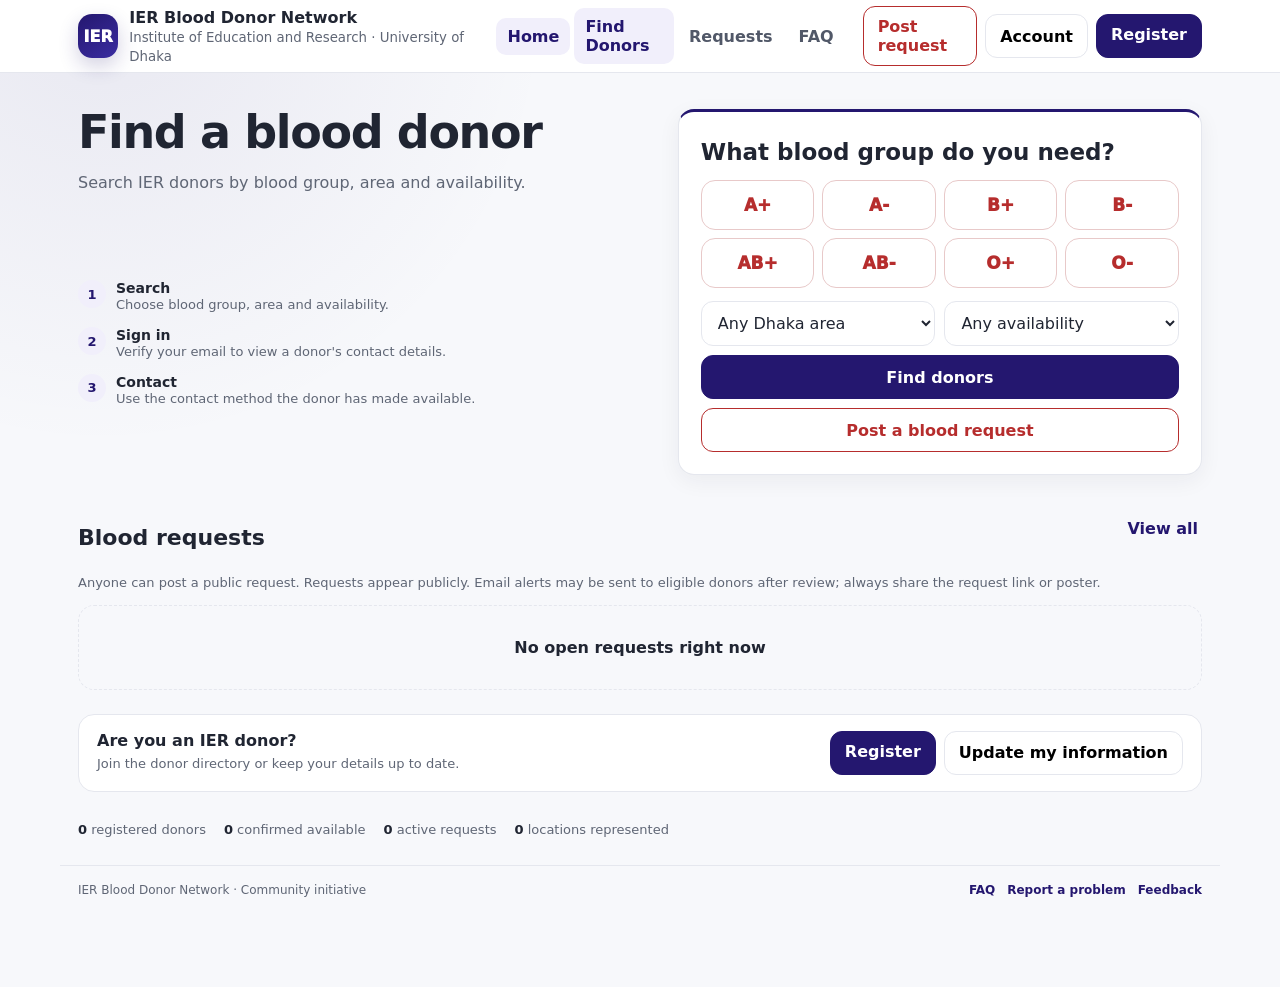
<file: index.html>
<!doctype html><html lang="en"><head>
<meta charset="utf-8">
<meta name="viewport" content="width=device-width,initial-scale=1">
<link rel="stylesheet" href="css/style.css?v=33">
<title>IER Blood Donor Network</title></head><body>

<header class="site-header">
  <div class="wrap nav">
    <a class="brand" href="index.html"><div class="logo">IER</div><div class="brand-copy"><b>IER Blood Donor Network</b><small>Institute of Education and Research · University of Dhaka</small></div></a>
    <div class="nav-links"><a class="active" href="index.html">Home</a><a class="nav-find" href="donors.html">Find Donors</a><a class="" href="requests.html">Requests</a><a class="" href="faq.html">FAQ</a></div>
    <div class="nav-actions">
      <a class="btn post-nav" href="requests.html#open">Post request</a>
      <button class="btn account-button" type="button" onclick="IER.openAccountPanel()">Account</button>
      <a class="btn primary register-nav" href="register.html">Register</a>
    </div>
  </div>
</header>

<main>
  <div class="hero"><div class="wrap hero-grid">
    <div class="hero-copy reveal"><h1>Find a blood donor</h1><p>Search IER donors by blood group, area and availability.</p></div>
    <div class="hero-panel reveal">
      <h2>What blood group do you need?</h2>
      <div class="blood-selector" id="homeBlood"></div>
      <div class="fields">
        <select class="field" id="homeArea" aria-label="Area"></select>
        <select class="field" id="homeAvail" aria-label="Availability"><option value="">Any availability</option><option>Available</option><option>Emergency only</option></select>
        <button class="btn primary wide" id="homeSearch">Find donors</button>
        <a class="btn outline-red wide" href="requests.html#open">Post a blood request</a>
      </div>
    </div>
    <ol class="how-steps reveal">
      <li><div><b>Search</b><span>Choose blood group, area and availability.</span></div></li>
      <li><div><b>Sign in</b><span>Verify your email to view a donor's contact details.</span></div></li>
      <li><div><b>Contact</b><span>Use the contact method the donor has made available.</span></div></li>
    </ol>
  </div></div>

  <section><div class="wrap reveal">
    <div class="section-head"><h2>Blood requests</h2><a class="link-btn" href="requests.html">View all</a></div>
    <p class="request-note">Anyone can post a public request. Requests appear publicly. Email alerts may be sent to eligible donors after review; always share the request link or poster.</p>
    <div class="request-grid" id="homeRequests"></div>
  </div></section>

  <section style="padding-top:0"><div class="wrap reveal">
    <div class="donor-strip"><div><h3>Are you an IER donor?</h3><p>Join the donor directory or keep your details up to date.</p></div>
      <div class="strip-actions"><a class="btn primary" href="register.html">Register</a><button class="btn" onclick="IER.openLogin()">Update my information</button></div></div>
  </div></section>

  <div class="wrap net-line reveal" aria-label="Network summary">
    <span><strong id="hTotal">0</strong> registered donors</span>
    <span><strong id="hAvailable">0</strong> confirmed available</span>
    <span><strong id="hRequests">0</strong> active requests</span>
    <span><strong id="hAreas">0</strong> locations represented</span>
  </div>
</main>

<footer>
  <div class="wrap footer-row">
    <span>IER Blood Donor Network · Community initiative</span>
    <div class="support-links">
      <a href="faq.html">FAQ</a>
      <a href="#" onclick="IER.reportProblem();return false;">Report a problem</a>
      <a href="#" onclick="IER.sendFeedback();return false;">Feedback</a>
    </div>
  </div>
</footer>
<div class="mobile-dock" aria-label="Mobile navigation"><nav class="dock-grid" aria-label="Main navigation">
  <a href="index.html" aria-current="page"><svg viewBox="0 0 24 24" width="22" height="22" fill="none" stroke="currentColor" stroke-width="2" stroke-linecap="round" stroke-linejoin="round" aria-hidden="true" focusable="false"><path d="m3 10 9-7 9 7v10h-6v-6H9v6H3z"/></svg><span>Home</span></a>
  <a href="requests.html"><svg viewBox="0 0 24 24" width="22" height="22" fill="none" stroke="currentColor" stroke-width="2" stroke-linecap="round" stroke-linejoin="round" aria-hidden="true" focusable="false"><rect x="5" y="3" width="14" height="18" rx="2"/><path d="M8 9h8M8 13h8M8 17h5"/></svg><span>Requests</span></a>
  <a class="dock-find" href="donors.html"><svg viewBox="0 0 24 24" width="22" height="22" fill="none" stroke="currentColor" stroke-width="2" stroke-linecap="round" stroke-linejoin="round" aria-hidden="true" focusable="false"><circle cx="11" cy="11" r="7"/><path d="m20 20-3.5-3.5"/></svg><span>Find donors</span></a>
  <a class="dock-post" href="requests.html#open"><svg viewBox="0 0 24 24" width="22" height="22" fill="none" stroke="currentColor" stroke-width="2" stroke-linecap="round" stroke-linejoin="round" aria-hidden="true" focusable="false"><path d="M12 5v14M5 12h14"/></svg><span>Post request</span></a>
  <button type="button" class="dock-account" onclick="IER.openAccountPanel()"><svg viewBox="0 0 24 24" width="22" height="22" fill="none" stroke="currentColor" stroke-width="2" stroke-linecap="round" stroke-linejoin="round" aria-hidden="true" focusable="false"><circle cx="12" cy="8" r="4"/><path d="M4 21c0-5 3.5-8 8-8s8 3 8 8"/></svg><span>Account</span></button>
</nav></div>
<div class="toast" id="globalToast"></div>

<script src="js/config.js"></script><script src="js/common.js"></script><script src="js/home.js"></script>
</body></html>
</file>
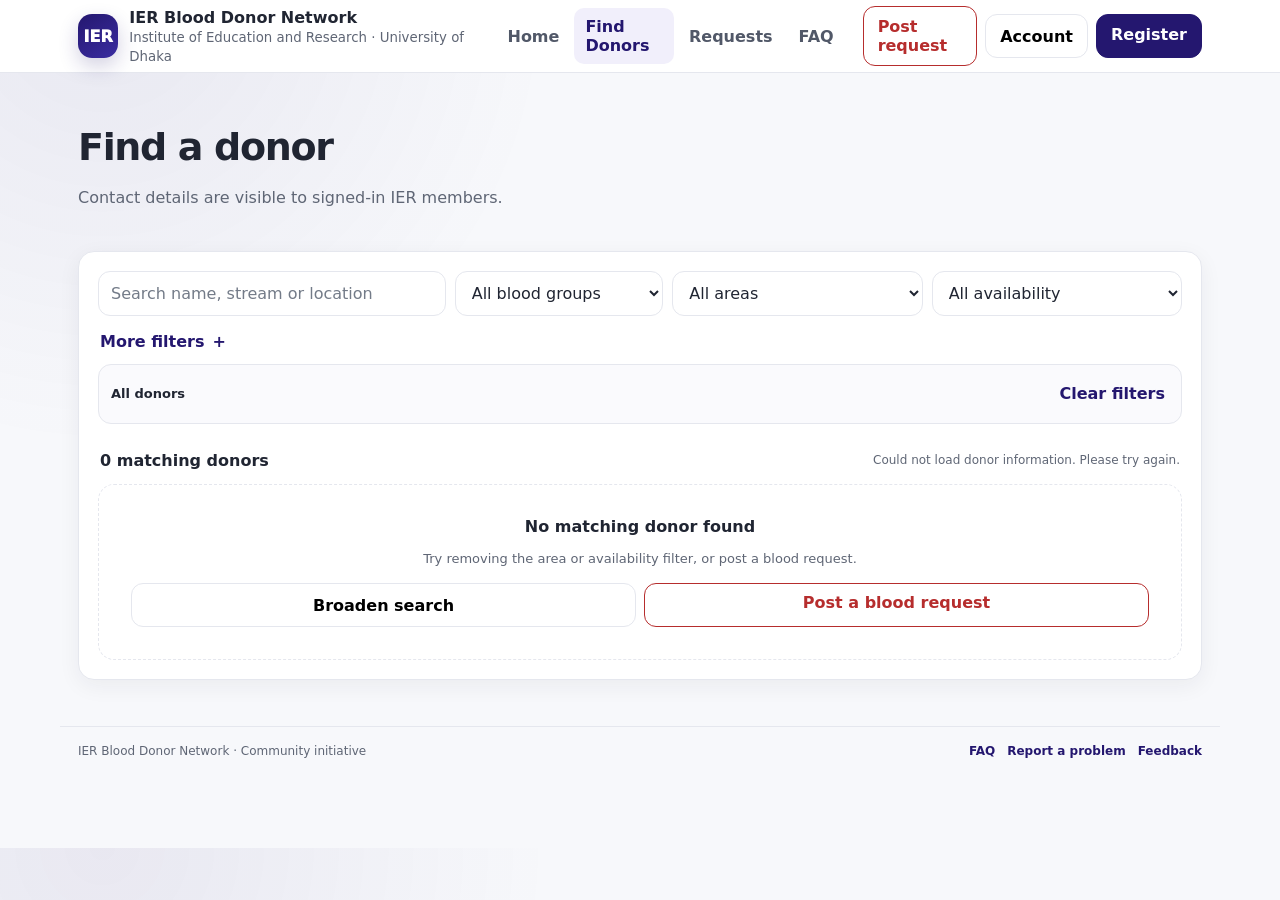
<file: donors.html>
<!doctype html><html lang="en"><head>
<meta charset="utf-8">
<meta name="viewport" content="width=device-width,initial-scale=1">
<link rel="stylesheet" href="css/style.css?v=33">
<title>Find Donors · IER Blood Donor Network</title></head><body>

<header class="site-header">
  <div class="wrap nav">
    <a class="brand" href="index.html"><div class="logo">IER</div><div class="brand-copy"><b>IER Blood Donor Network</b><small>Institute of Education and Research · University of Dhaka</small></div></a>
    <div class="nav-links"><a class="" href="index.html">Home</a><a class="nav-find active" href="donors.html">Find Donors</a><a class="" href="requests.html">Requests</a><a class="" href="faq.html">FAQ</a></div>
    <div class="nav-actions">
      <a class="btn post-nav" href="requests.html#open">Post request</a>
      <button class="btn account-button" type="button" onclick="IER.openAccountPanel()">Account</button>
      <a class="btn primary register-nav" href="register.html">Register</a>
    </div>
  </div>
</header>

<main>
  <div class="page-intro"><div class="wrap reveal"><h1>Find a donor</h1><p class="keep">Contact details are visible to signed-in IER members.</p></div></div>
  <section style="padding-top:8px"><div class="wrap">
    <div class="directory reveal">
      <div class="filters">
        <input class="field" id="q" placeholder="Search name, stream or location">
        <select class="field" id="bloodFilter"></select>
        <select class="field" id="areaFilter"></select>
        <select class="field" id="availabilityFilter"><option value="">All availability</option><option>Available</option><option>Emergency only</option><option>Temporarily unavailable</option></select>
      </div>
      <details class="more-filters" id="moreFilters"><summary>More filters</summary>
        <div class="filters secondary">
          <select class="field" id="cityFilter"></select>
          <select class="field" id="streamFilter"><option value="">All streams</option><option>Language Education</option><option>Social Science Education</option><option>Special Education</option><option>Science, Mathematics and Technology Education (SMTE)</option></select>
          <select class="field" id="freshFilter"><option value="">All freshness</option><option value="confirmed">Recently confirmed</option><option value="stale">Needs confirmation</option></select>
        </div>
      </details>
      <div class="share-summary"><b id="filterSummary">All donors</b><button class="link-btn" id="clearFilters" type="button">Clear filters</button></div>
      <div class="directory-meta"><b id="resultCount"></b><span id="liveDataStatus">Loading live donor data...</span></div>
      <div class="donor-grid" id="donorGrid"></div>
    </div>
  </div></section>
</main>

<footer>
  <div class="wrap footer-row">
    <span>IER Blood Donor Network · Community initiative</span>
    <div class="support-links">
      <a href="faq.html">FAQ</a>
      <a href="#" onclick="IER.reportProblem();return false;">Report a problem</a>
      <a href="#" onclick="IER.sendFeedback();return false;">Feedback</a>
    </div>
  </div>
</footer>
<div class="mobile-dock" aria-label="Mobile navigation"><nav class="dock-grid" aria-label="Main navigation">
  <a href="index.html"><svg viewBox="0 0 24 24" width="22" height="22" fill="none" stroke="currentColor" stroke-width="2" stroke-linecap="round" stroke-linejoin="round" aria-hidden="true" focusable="false"><path d="m3 10 9-7 9 7v10h-6v-6H9v6H3z"/></svg><span>Home</span></a>
  <a href="requests.html"><svg viewBox="0 0 24 24" width="22" height="22" fill="none" stroke="currentColor" stroke-width="2" stroke-linecap="round" stroke-linejoin="round" aria-hidden="true" focusable="false"><rect x="5" y="3" width="14" height="18" rx="2"/><path d="M8 9h8M8 13h8M8 17h5"/></svg><span>Requests</span></a>
  <a class="dock-find" href="donors.html" aria-current="page"><svg viewBox="0 0 24 24" width="22" height="22" fill="none" stroke="currentColor" stroke-width="2" stroke-linecap="round" stroke-linejoin="round" aria-hidden="true" focusable="false"><circle cx="11" cy="11" r="7"/><path d="m20 20-3.5-3.5"/></svg><span>Find donors</span></a>
  <a class="dock-post" href="requests.html#open"><svg viewBox="0 0 24 24" width="22" height="22" fill="none" stroke="currentColor" stroke-width="2" stroke-linecap="round" stroke-linejoin="round" aria-hidden="true" focusable="false"><path d="M12 5v14M5 12h14"/></svg><span>Post request</span></a>
  <button type="button" class="dock-account" onclick="IER.openAccountPanel()"><svg viewBox="0 0 24 24" width="22" height="22" fill="none" stroke="currentColor" stroke-width="2" stroke-linecap="round" stroke-linejoin="round" aria-hidden="true" focusable="false"><circle cx="12" cy="8" r="4"/><path d="M4 21c0-5 3.5-8 8-8s8 3 8 8"/></svg><span>Account</span></button>
</nav></div>
<div class="toast" id="globalToast"></div>

<script src="js/config.js"></script><script src="js/common.js"></script><script src="js/donors.js"></script>
</body></html>
</file>
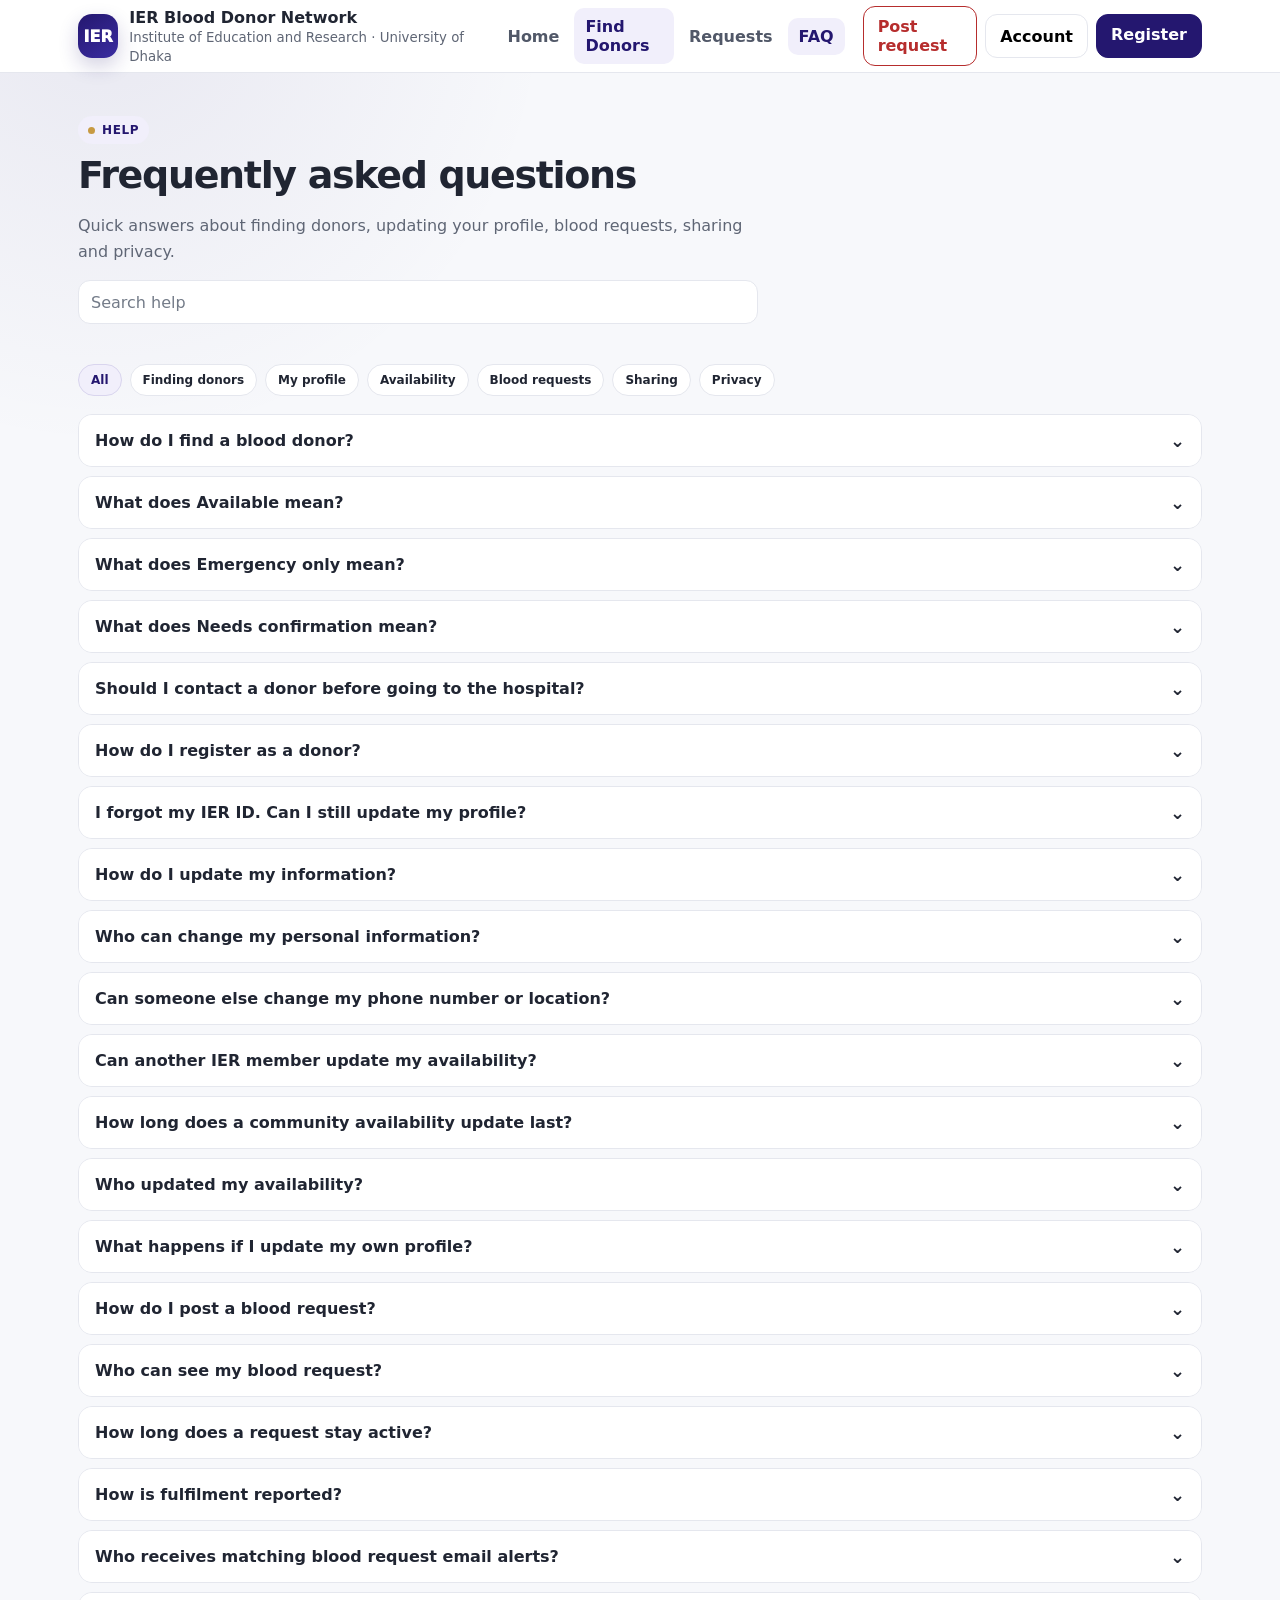
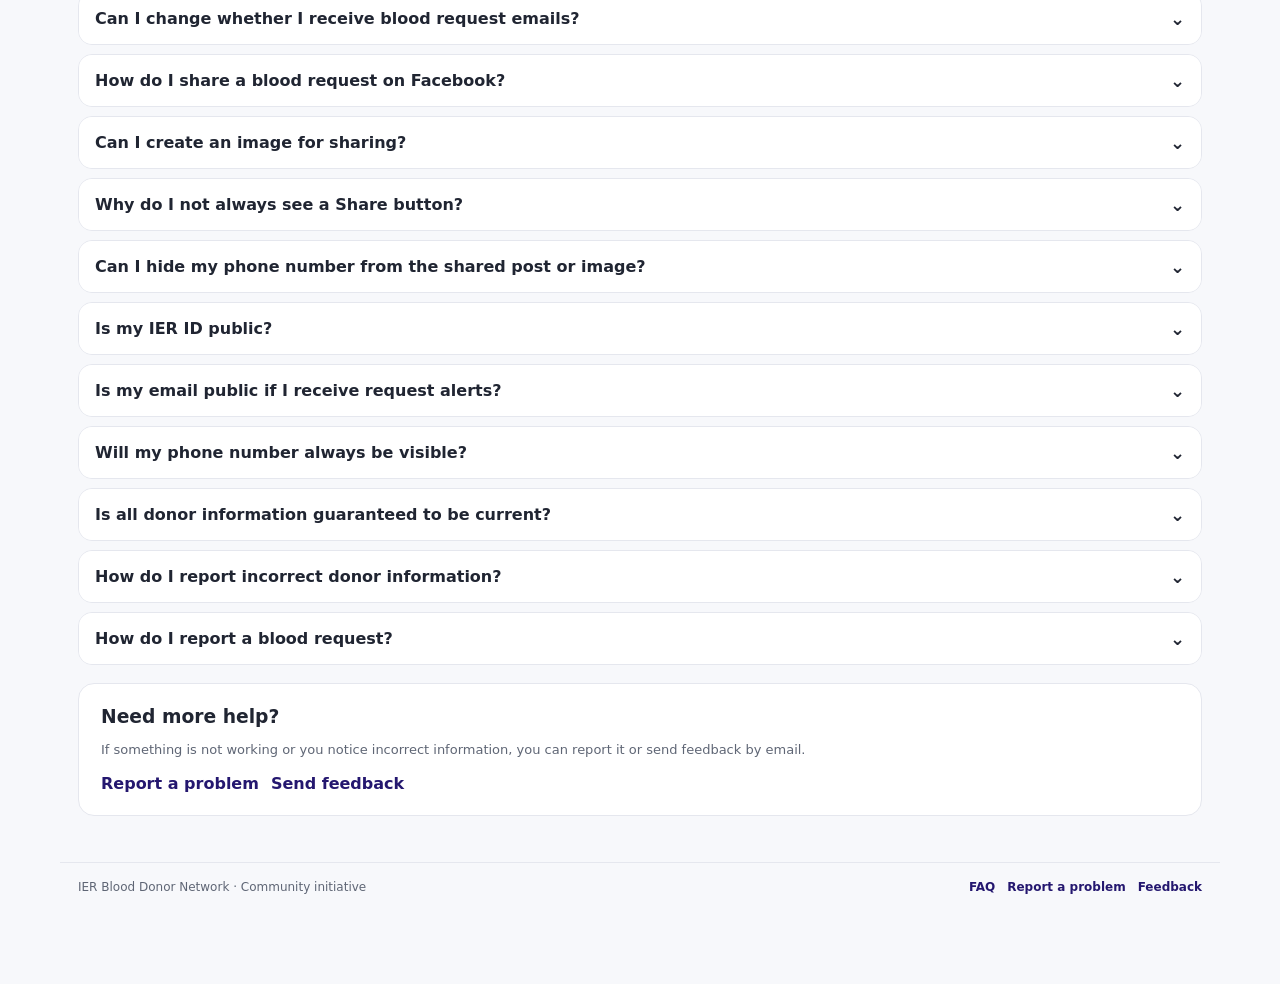
<file: faq.html>
<!doctype html>
<html lang="en">
<head>
<meta charset="utf-8">
<meta name="viewport" content="width=device-width,initial-scale=1">
<link rel="stylesheet" href="css/style.css?v=33">
<title>FAQ · IER Blood Donor Network</title>
</head>
<body>
<header class="site-header">
  <div class="wrap nav">
    <a class="brand" href="index.html"><div class="logo">IER</div><div class="brand-copy"><b>IER Blood Donor Network</b><small>Institute of Education and Research · University of Dhaka</small></div></a>
    <div class="nav-links"><a class="" href="index.html">Home</a><a class="nav-find" href="donors.html">Find Donors</a><a class="" href="requests.html">Requests</a><a class="active" href="faq.html">FAQ</a></div>
    <div class="nav-actions">
      <a class="btn post-nav" href="requests.html#open">Post request</a>
      <button class="btn account-button" type="button" onclick="IER.openAccountPanel()">Account</button>
      <a class="btn primary register-nav" href="register.html">Register</a>
    </div>
  </div>
</header>
<main>
  <div class="page-intro"><div class="wrap reveal"><span class="eyebrow">Help</span><h1>Frequently asked questions</h1><p>Quick answers about finding donors, updating your profile, blood requests, sharing and privacy.</p><div class="faq-search"><input class="field" id="faqSearch" placeholder="Search help"></div></div></div>
  <section style="padding-top:8px"><div class="wrap">
    <div class="faq-categories reveal" id="faqCategories"><button class="faq-cat active" data-cat="all">All</button><button class="faq-cat" data-cat="finding">Finding donors</button><button class="faq-cat" data-cat="profile">My profile</button><button class="faq-cat" data-cat="availability">Availability</button><button class="faq-cat" data-cat="requests">Blood requests</button><button class="faq-cat" data-cat="sharing">Sharing</button><button class="faq-cat" data-cat="privacy">Privacy</button></div>
    <div class="faq-list reveal" id="faqList"></div>
    <div class="cta reveal" style="margin-top:18px"><h3>Need more help?</h3><p>If something is not working or you notice incorrect information, you can report it or send feedback by email.</p><div class="support-links"><a href="#" onclick="IER.reportProblem();return false;">Report a problem</a><a href="#" onclick="IER.sendFeedback();return false;">Send feedback</a></div></div>
  </div></section>
</main>
<footer><div class="wrap footer-row"><span>IER Blood Donor Network · Community initiative</span><div class="support-links"><a href="faq.html">FAQ</a><a href="#" onclick="IER.reportProblem();return false;">Report a problem</a><a href="#" onclick="IER.sendFeedback();return false;">Feedback</a></div></div></footer>
<div class="mobile-dock" aria-label="Mobile navigation"><nav class="dock-grid" aria-label="Main navigation">
  <a href="index.html"><svg viewBox="0 0 24 24" width="22" height="22" fill="none" stroke="currentColor" stroke-width="2" stroke-linecap="round" stroke-linejoin="round" aria-hidden="true" focusable="false"><path d="m3 10 9-7 9 7v10h-6v-6H9v6H3z"/></svg><span>Home</span></a>
  <a href="requests.html"><svg viewBox="0 0 24 24" width="22" height="22" fill="none" stroke="currentColor" stroke-width="2" stroke-linecap="round" stroke-linejoin="round" aria-hidden="true" focusable="false"><rect x="5" y="3" width="14" height="18" rx="2"/><path d="M8 9h8M8 13h8M8 17h5"/></svg><span>Requests</span></a>
  <a class="dock-find" href="donors.html"><svg viewBox="0 0 24 24" width="22" height="22" fill="none" stroke="currentColor" stroke-width="2" stroke-linecap="round" stroke-linejoin="round" aria-hidden="true" focusable="false"><circle cx="11" cy="11" r="7"/><path d="m20 20-3.5-3.5"/></svg><span>Find donors</span></a>
  <a class="dock-post" href="requests.html#open"><svg viewBox="0 0 24 24" width="22" height="22" fill="none" stroke="currentColor" stroke-width="2" stroke-linecap="round" stroke-linejoin="round" aria-hidden="true" focusable="false"><path d="M12 5v14M5 12h14"/></svg><span>Post request</span></a>
  <button type="button" class="dock-account" onclick="IER.openAccountPanel()"><svg viewBox="0 0 24 24" width="22" height="22" fill="none" stroke="currentColor" stroke-width="2" stroke-linecap="round" stroke-linejoin="round" aria-hidden="true" focusable="false"><circle cx="12" cy="8" r="4"/><path d="M4 21c0-5 3.5-8 8-8s8 3 8 8"/></svg><span>Account</span></button>
</nav></div>
<div class="toast" id="globalToast"></div>
<script src="js/config.js"></script><script src="js/common.js"></script><script src="js/faq.js"></script>
</body></html>
</file>
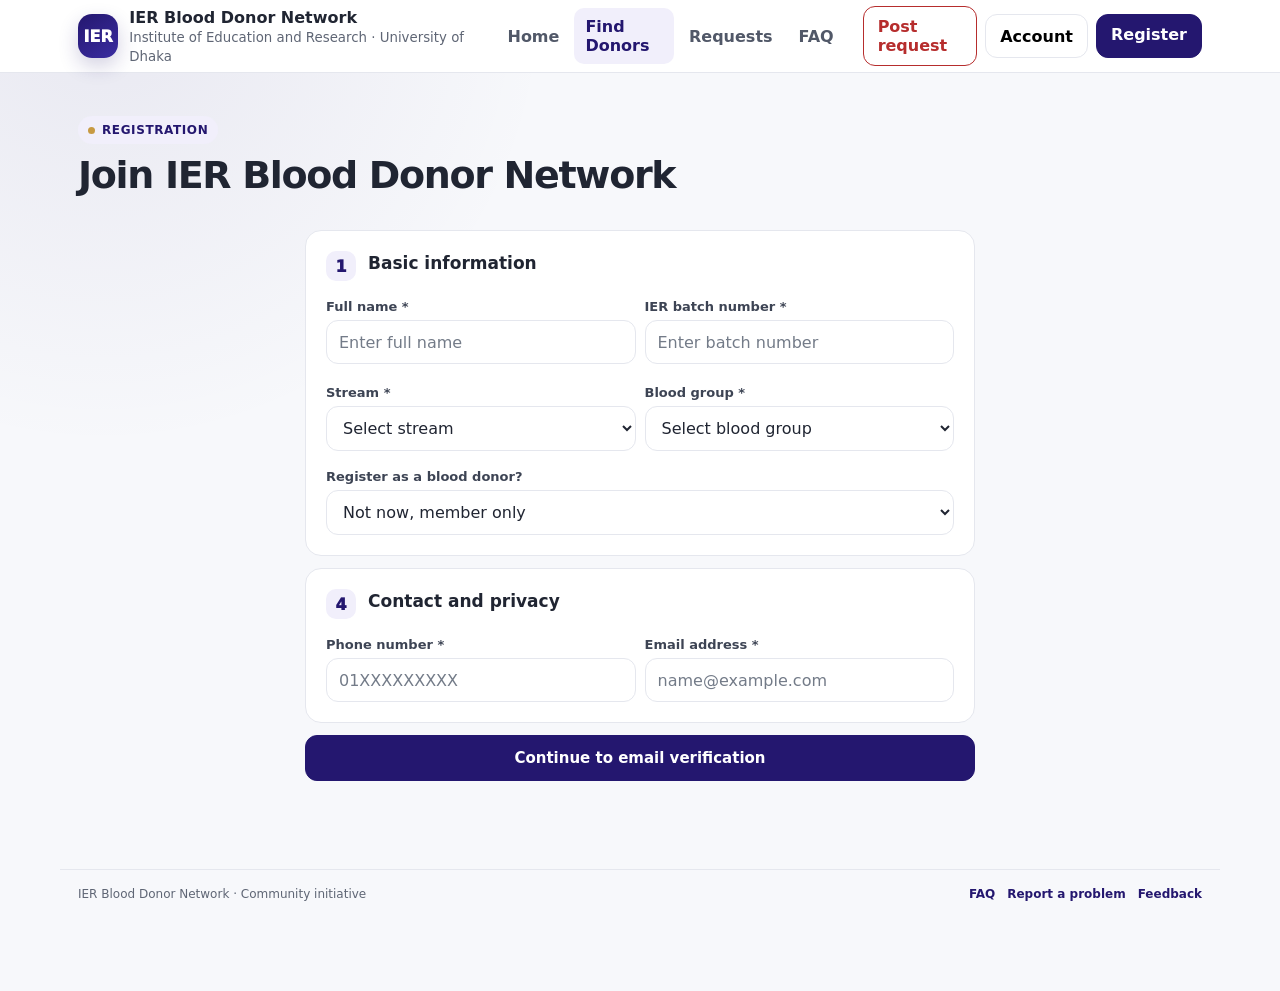
<file: register.html>
<!doctype html><html lang="en"><head>
<meta charset="utf-8">
<meta name="viewport" content="width=device-width,initial-scale=1">
<link rel="stylesheet" href="css/style.css?v=33">
<title>Register · IER Blood Donor Network</title></head><body>
<header class="site-header">
  <div class="wrap nav">
    <a class="brand" href="index.html"><div class="logo">IER</div><div class="brand-copy"><b>IER Blood Donor Network</b><small>Institute of Education and Research · University of Dhaka</small></div></a>
    <div class="nav-links"><a class="" href="index.html">Home</a><a class="nav-find" href="donors.html">Find Donors</a><a class="" href="requests.html">Requests</a><a class="" href="faq.html">FAQ</a></div>
    <div class="nav-actions">
      <a class="btn post-nav" href="requests.html#open">Post request</a>
      <button class="btn account-button" type="button" onclick="IER.openAccountPanel()">Account</button>
      <a class="btn primary register-nav" href="register.html">Register</a>
    </div>
  </div>
</header>
<main>
  <div class="page-intro"><div class="wrap reveal"><span class="eyebrow">Registration</span><h1>Join IER Blood Donor Network</h1></div></div>
  <section style="padding-top:8px"><div class="wrap register-layout unified-layout">
    <form class="registration-form reveal" id="registrationForm" novalidate>
      <div class="form-section">
        <div class="form-section-head"><span>1</span><div><h2>Basic information</h2></div></div>
        <div class="form-grid">
          <div class="form-group"><label for="regName">Full name *</label><input class="field" id="regName" autocomplete="name" placeholder="Enter full name"></div>
          <div class="form-group donor-only hidden"><label for="regIerId">IER ID</label><input class="field" id="regIerId" placeholder="Enter IER ID, if remembered"></div>
          <div class="form-group"><label for="regBatch">IER batch number *</label><input class="field" id="regBatch" inputmode="numeric" placeholder="Enter batch number"></div>
          <div class="form-group"><label for="regStream">Stream *</label><select class="field" id="regStream"><option value="">Select stream</option></select></div>
          <div class="form-group"><label for="regBlood">Blood group *</label><select class="field" id="regBlood"><option value="">Select blood group</option></select></div>
        </div>
        <div class="form-group" style="margin-top:18px"><label for="regDonorChoice">Register as a blood donor?</label><select class="field" id="regDonorChoice"><option value="no">Not now, member only</option><option value="yes">Yes, I want to donate</option></select></div>
      </div>

      <div class="form-section donor-only hidden">
        <div class="form-section-head"><span>2</span><div><h2>Donation and availability</h2></div></div>
        <div class="form-grid">
          <div class="form-group"><label for="regDonated">Have you donated blood before? *</label><select class="field" id="regDonated"><option value="">Select an option</option><option value="yes">Yes</option><option value="no">No</option></select></div>
          <div class="form-group hidden" id="regLastWrap"><label for="regLast">Last donation date *</label><input class="field" type="date" id="regLast"></div>
          <div class="form-group"><label for="regAvailability">Current availability *</label><select class="field" id="regAvailability"><option value="">Select availability</option><option>Available</option><option>Emergency only</option><option>Temporarily unavailable</option></select></div>
        </div>
      </div>

      <div class="form-section donor-only hidden">
        <div class="form-section-head"><span>3</span><div><h2>Current location</h2></div></div>
        <div class="form-grid">
          <div class="form-group"><label for="regDhakaCity">Are you currently in Dhaka District? *</label><select class="field" id="regDhakaCity"><option value="">Select an option</option><option value="yes">Yes</option><option value="no">No</option></select></div>
          <div class="form-group hidden" id="regDhakaAreaWrap"><label for="regDhakaArea">Current area in Dhaka District *</label><select class="field" id="regDhakaArea"><option value="">Select current area</option></select></div>
          <div class="form-group hidden" id="regOtherDhakaWrap"><label for="regOtherDhaka">Specify your area *</label><input class="field" id="regOtherDhaka" placeholder="Enter current area"></div>
          <div class="form-group hidden" id="regDistrictWrap"><label for="regDistrict">Current district *</label><select class="field" id="regDistrict"><option value="">Select district</option></select></div>
          <div class="form-group hidden" id="regOutsideAreaWrap"><label for="regOutsideArea">Current area / location</label><input class="field" id="regOutsideArea" placeholder="Enter current area, town or locality (optional)"></div>
        </div>
      </div>

      <div class="form-section">
        <div class="form-section-head"><span>4</span><div><h2>Contact and privacy</h2></div></div>
        <div class="form-grid">
          <div class="form-group"><label for="regPhone" id="regPhoneLabel">Phone number *</label><input class="field" id="regPhone" inputmode="tel" autocomplete="tel" placeholder="01XXXXXXXXX"></div>
          <div class="form-group"><label for="regEmail">Email address *</label><input class="field" id="regEmail" type="email" autocomplete="email" placeholder="name@example.com"></div>
          <div class="form-group donor-only hidden"><label for="regRoute">How would you like people to contact you? *</label><select class="field" id="regRoute"><option value="">Select contact method</option><option value="direct">Phone / WhatsApp</option><option value="facebook">Facebook</option><option value="both">Both</option></select></div>
          <div class="form-group donor-only hidden" id="regFacebookWrap"><label for="regFacebook" id="regFacebookLabel">Facebook profile link</label><input class="field" id="regFacebook" inputmode="url" placeholder="https://facebook.com/username"></div>
          <div class="form-group donor-only hidden"><label for="regAlerts">Receive email alerts for matching blood requests? *</label><select class="field" id="regAlerts"><option value="">Select an option</option><option value="yes">Yes</option><option value="no">No</option></select></div>
        </div>
      </div>

      <div class="form-section consent-section donor-only hidden">
        <label class="consent-row"><input type="checkbox" id="regConsent"><span>I agree to list my donor information in the donor directory. My phone and Facebook link are available only to signed-in members, and contact access is logged.</span></label>
      </div>
      <div class="turnstile-slot hidden" id="registerTurnstile"></div>
      <div class="err registration-error" id="registrationError"></div>
      <button class="btn primary register-submit" id="registerSubmitBtn" type="submit">Continue to email verification</button><div class="submit-status" id="registrationStatus" aria-live="polite"></div><div id="regVerification" class="form-section hidden" style="margin-top:20px"><div class="form-group"><label for="regCode">Email verification code</label><input class="field" id="regCode" inputmode="numeric" autocomplete="one-time-code" maxlength="6" placeholder="6-digit code"></div><button class="btn primary register-submit" id="regVerifyBtn" type="button" style="margin-top:12px">Verify and complete registration</button></div>
    </form>

    <aside class="register-aside reveal hidden">
      <div class="privacy-card"><h3>What will be public?</h3><ul><li>Name, batch, stream and blood group</li><li>General location and availability</li><li>Donation history</li><li>Your selected public contact route</li></ul></div>
      <div class="privacy-card"><h3>What stays private?</h3><ul><li>IER ID</li><li>Email address</li><li>Phone number when Facebook is selected and you do not choose Both</li></ul></div>
      <div class="privacy-card subtle"><h3>Already registered?</h3><p>Use Update info instead of registering again.</p><button class="btn soft full" type="button" onclick="IER.openLogin()">Update my information</button></div>
    </aside>
  </section></div>

  <div class="modal" id="registrationSuccessModal" onclick="IER.bgClose(event,'registrationSuccessModal')"><div class="modal-card" style="max-width:500px">
    <div class="success-mark">✓</div><h2 style="text-align:center;margin:10px 0 6px">Registration successful</h2><p class="success-copy">Your account is ready.</p>
    <div class="success-actions"><a class="btn primary" href="donors.html">View donors</a><a class="btn" href="index.html">Back to home</a></div>
  </div></div>
</main>
<footer><div class="wrap footer-row"><span>IER Blood Donor Network · Community initiative</span><div class="support-links"><a href="faq.html">FAQ</a><a href="#" onclick="IER.reportProblem();return false;">Report a problem</a><a href="#" onclick="IER.sendFeedback();return false;">Feedback</a></div></div></footer>
<div class="mobile-dock" aria-label="Mobile navigation"><nav class="dock-grid" aria-label="Main navigation">
  <a href="index.html"><svg viewBox="0 0 24 24" width="22" height="22" fill="none" stroke="currentColor" stroke-width="2" stroke-linecap="round" stroke-linejoin="round" aria-hidden="true" focusable="false"><path d="m3 10 9-7 9 7v10h-6v-6H9v6H3z"/></svg><span>Home</span></a>
  <a href="requests.html"><svg viewBox="0 0 24 24" width="22" height="22" fill="none" stroke="currentColor" stroke-width="2" stroke-linecap="round" stroke-linejoin="round" aria-hidden="true" focusable="false"><rect x="5" y="3" width="14" height="18" rx="2"/><path d="M8 9h8M8 13h8M8 17h5"/></svg><span>Requests</span></a>
  <a class="dock-find" href="donors.html"><svg viewBox="0 0 24 24" width="22" height="22" fill="none" stroke="currentColor" stroke-width="2" stroke-linecap="round" stroke-linejoin="round" aria-hidden="true" focusable="false"><circle cx="11" cy="11" r="7"/><path d="m20 20-3.5-3.5"/></svg><span>Find donors</span></a>
  <a class="dock-post" href="requests.html#open"><svg viewBox="0 0 24 24" width="22" height="22" fill="none" stroke="currentColor" stroke-width="2" stroke-linecap="round" stroke-linejoin="round" aria-hidden="true" focusable="false"><path d="M12 5v14M5 12h14"/></svg><span>Post request</span></a>
  <button type="button" class="dock-account" onclick="IER.openAccountPanel()"><svg viewBox="0 0 24 24" width="22" height="22" fill="none" stroke="currentColor" stroke-width="2" stroke-linecap="round" stroke-linejoin="round" aria-hidden="true" focusable="false"><circle cx="12" cy="8" r="4"/><path d="M4 21c0-5 3.5-8 8-8s8 3 8 8"/></svg><span>Account</span></button>
</nav></div>
<div class="toast" id="globalToast"></div>
<script src="js/config.js"></script><script src="js/common.js"></script><script src="js/register.js"></script>
</body></html>
</file>
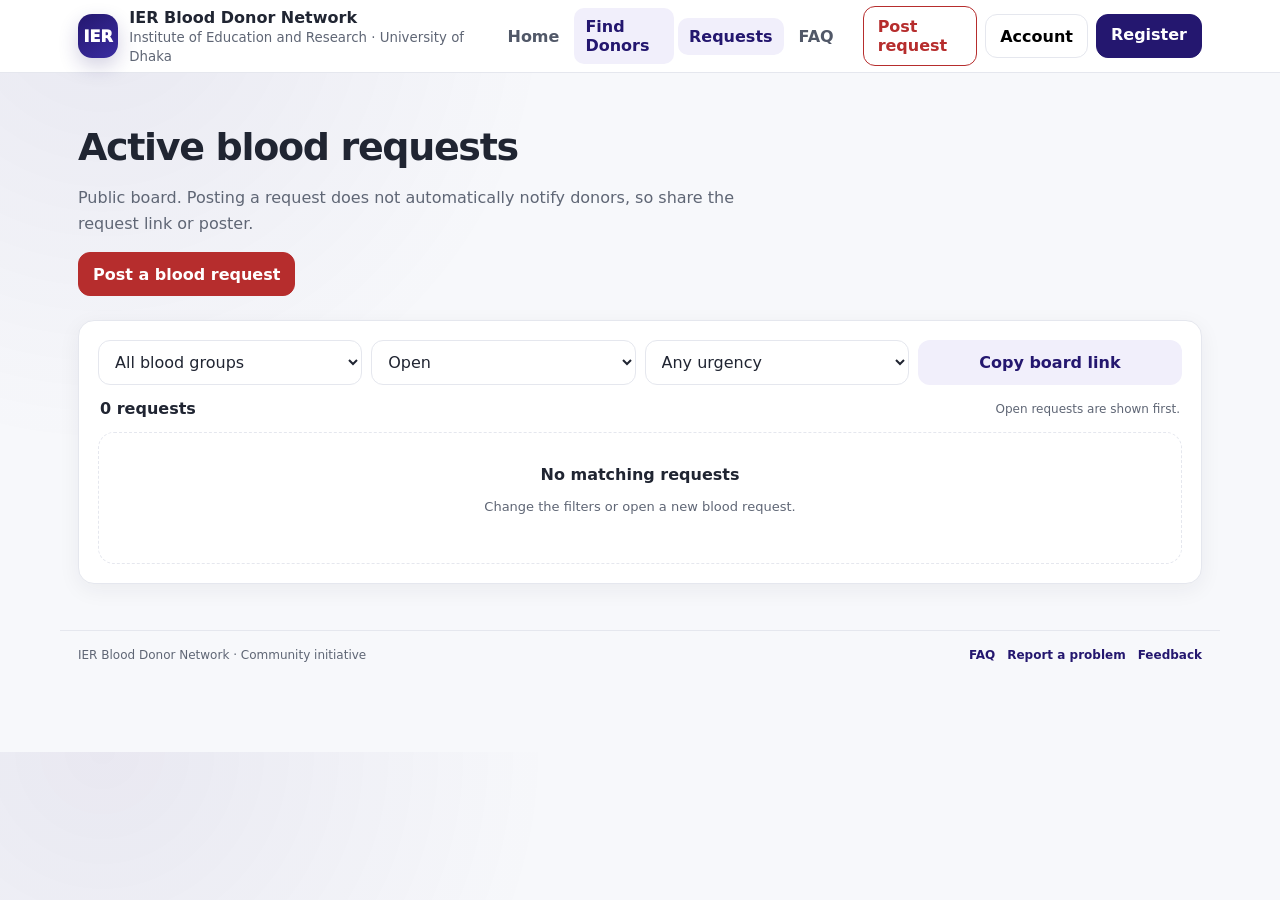
<file: requests.html>
<!doctype html><html lang="en"><head>
<meta charset="utf-8">
<meta name="viewport" content="width=device-width,initial-scale=1">
<link rel="stylesheet" href="css/style.css?v=33">
<title>Blood Requests · IER Blood Donor Network</title></head><body>

<header class="site-header">
  <div class="wrap nav">
    <a class="brand" href="index.html"><div class="logo">IER</div><div class="brand-copy"><b>IER Blood Donor Network</b><small>Institute of Education and Research · University of Dhaka</small></div></a>
    <div class="nav-links"><a class="" href="index.html">Home</a><a class="nav-find" href="donors.html">Find Donors</a><a class="active" href="requests.html">Requests</a><a class="" href="faq.html">FAQ</a></div>
    <div class="nav-actions">
      <a class="btn post-nav" href="requests.html#open">Post request</a>
      <button class="btn account-button" type="button" onclick="IER.openAccountPanel()">Account</button>
      <a class="btn primary register-nav" href="register.html">Register</a>
    </div>
  </div>
</header>

<main>
  <div class="page-intro"><div class="wrap reveal"><h1>Active blood requests</h1><p class="keep">Public board. Posting a request does not automatically notify donors, so share the request link or poster.</p><div class="page-actions"><button class="btn red" id="openRequestBtn">Post a blood request</button></div></div></div>
  <section style="padding-top:8px"><div class="wrap">
    <div class="request-board reveal">
      <div class="filters secondary" style="margin-top:0">
        <select class="field" id="requestBloodFilter"></select>
        <select class="field" id="requestStatusFilter"><option>Open</option><option value="">All statuses</option><option>Fulfilment Reported</option><option>Expired</option></select>
        <select class="field" id="requestUrgencyFilter"><option value="">Any urgency</option><option value="yes">Urgent only</option><option value="no">Non-urgent only</option></select>
        <button class="btn soft" onclick="IER.copyCurrentUrl()">Copy board link</button>
      </div>
      <div class="directory-meta"><b id="requestCount"></b><span>Open requests are shown first.</span></div>
      <div class="request-grid" id="requestGrid"></div>
    </div>
  </div></section>
</main>

<footer>
  <div class="wrap footer-row">
    <span>IER Blood Donor Network · Community initiative</span>
    <div class="support-links">
      <a href="faq.html">FAQ</a>
      <a href="#" onclick="IER.reportProblem();return false;">Report a problem</a>
      <a href="#" onclick="IER.sendFeedback();return false;">Feedback</a>
    </div>
  </div>
</footer>
<div class="mobile-dock" aria-label="Mobile navigation"><nav class="dock-grid" aria-label="Main navigation">
  <a href="index.html"><svg viewBox="0 0 24 24" width="22" height="22" fill="none" stroke="currentColor" stroke-width="2" stroke-linecap="round" stroke-linejoin="round" aria-hidden="true" focusable="false"><path d="m3 10 9-7 9 7v10h-6v-6H9v6H3z"/></svg><span>Home</span></a>
  <a href="requests.html" aria-current="page"><svg viewBox="0 0 24 24" width="22" height="22" fill="none" stroke="currentColor" stroke-width="2" stroke-linecap="round" stroke-linejoin="round" aria-hidden="true" focusable="false"><rect x="5" y="3" width="14" height="18" rx="2"/><path d="M8 9h8M8 13h8M8 17h5"/></svg><span>Requests</span></a>
  <a class="dock-find" href="donors.html"><svg viewBox="0 0 24 24" width="22" height="22" fill="none" stroke="currentColor" stroke-width="2" stroke-linecap="round" stroke-linejoin="round" aria-hidden="true" focusable="false"><circle cx="11" cy="11" r="7"/><path d="m20 20-3.5-3.5"/></svg><span>Find donors</span></a>
  <a class="dock-post" href="requests.html#open"><svg viewBox="0 0 24 24" width="22" height="22" fill="none" stroke="currentColor" stroke-width="2" stroke-linecap="round" stroke-linejoin="round" aria-hidden="true" focusable="false"><path d="M12 5v14M5 12h14"/></svg><span>Post request</span></a>
  <button type="button" class="dock-account" onclick="IER.openAccountPanel()"><svg viewBox="0 0 24 24" width="22" height="22" fill="none" stroke="currentColor" stroke-width="2" stroke-linecap="round" stroke-linejoin="round" aria-hidden="true" focusable="false"><circle cx="12" cy="8" r="4"/><path d="M4 21c0-5 3.5-8 8-8s8 3 8 8"/></svg><span>Account</span></button>
</nav></div>
<div class="toast" id="globalToast"></div>


<div class="modal" id="requestCreateModal" onclick="IER.bgClose(event,'requestCreateModal')"><div class="modal-card">
  <div class="modal-head"><div><h2 style="margin:0">Post a Blood Request</h2><div class="sub">No account needed. Your request appears on the public board; donors are not notified automatically.</div></div><button class="close" onclick="IER.closeModal('requestCreateModal')">×</button></div>
  <div class="form-grid">
    <div class="form-group"><label>Blood group needed</label><select class="field" id="rBlood"></select></div>
    <div class="form-group"><label>Units needed, optional</label><input class="field" id="rUnits" type="number" min="1"></div>
    <div class="form-group"><label>Hospital / location</label><input class="field" id="rHospital" placeholder="Enter hospital or location" maxlength="160"></div>
    <div class="form-group"><label>District</label><select class="field" id="rDistrict"><option value="">Select district</option></select></div>
    <div class="form-group" id="rDhakaAreaWrap" hidden><label for="rDhakaArea">Area / locality, optional</label><select class="field" id="rDhakaArea"><option value="">Select area (optional)</option></select></div>
    <div class="form-group" id="rOtherAreaWrap" hidden><label for="rOtherArea">Area / locality, optional</label><input class="field" id="rOtherArea" placeholder="Enter area or locality (optional)" maxlength="120"></div>
    <div class="form-group"><label for="rNeededDate">Needed by: date (Bangladesh time)</label><input class="field" id="rNeededDate" type="date"></div>
    <div class="form-group"><label for="rNeededHour">Needed by: time (Bangladesh time)</label><div class="request-time-row"><select class="field" id="rNeededHour" aria-label="Hour"></select><span aria-hidden="true">:</span><select class="field" id="rNeededMinute" aria-label="Minute"></select><select class="field" id="rNeededPeriod" aria-label="AM or PM"><option>AM</option><option>PM</option></select></div></div>
    <div class="form-group"><label>Requester name</label><input class="field" id="rName" maxlength="80"></div>
    <div class="form-group"><label>Requester IER batch</label><input class="field" id="rBatch" placeholder="Enter batch number" maxlength="3" inputmode="numeric"></div>
    <div class="form-group"><label>Requester phone number</label><input class="field" id="rPhone" placeholder="01XXXXXXXXX" inputmode="tel"></div>
    <div class="form-group"><label>Requester email (optional)</label><input class="field" id="rEmail" type="email" autocomplete="email" placeholder="name@example.com"><small class="field-help">If you include an email, you can securely confirm or reject a fulfilment report. No email is needed to post a request.</small></div>
    <div class="form-group" style="grid-column:1/-1"><label class="check-row"><input type="checkbox" id="rSharePhonePoster"> Allow my phone number to appear on shared blood-request posters</label></div>
    <div class="form-group"><label>Urgency</label><select class="field" id="rUrgent"><option value="yes">Urgent</option><option value="no">Not urgent</option></select></div>
  </div>
  <div class="form-group"><label>Short note, optional</label><textarea class="field" id="rNote" maxlength="600"></textarea></div>
  <div class="turnstile-slot hidden" id="requestTurnstile"></div>
  <button class="btn red full" style="margin-top:13px" onclick="submitBloodRequest()">Publish Request</button><div class="err" id="requestError"></div>
</div></div>

<div class="modal" id="requestDetailModal" onclick="IER.bgClose(event,'requestDetailModal')"><div class="modal-card">
  <div class="modal-head"><div><h2 style="margin:0" id="rdTitle"></h2><div class="sub" id="rdSub"></div></div><button class="close" onclick="IER.closeModal('requestDetailModal')">×</button></div>
  <div class="detail-grid" id="rdDetails"></div>
  <div class="contact"><b>Requester contact</b><div class="contact-actions" id="rdContact"></div></div>
  <div style="margin:12px 0"><button class="link-btn" id="rdReportRequest">Report this blood request</button></div>
  <div class="share-panel">
    <h3>Share this blood request</h3>
    <label class="check-row"><input type="checkbox" id="shareIncludePhone"> Show requester phone on shared post and image (only if requester allowed it)</label>
    <div class="share-post" id="sharePostText"></div>
    <div class="share-actions">
      <button class="btn primary" id="copySharePost">Copy Facebook Post</button>
      <button class="btn" id="copyRequestLink">Copy Request Link</button>
      <button class="btn soft" id="generateShareImage">Generate Share Image</button>
      <button class="btn hidden" id="nativeShareRequest">Share</button>
    </div>
    <div class="share-preview hidden" id="sharePreviewWrap">
      <canvas id="shareCanvas" width="1080" height="1350"></canvas>
      <div class="share-actions"><button class="btn primary" id="downloadShareImage">Download Image</button></div>
    </div>
    <div class="note">Use the copied post or generated image wherever you want to share the request.</div>
  </div>
</div></div>

<div class="modal" id="requestPublishedModal" onclick="IER.bgClose(event,'requestPublishedModal')"><div class="modal-card" style="max-width:520px">
  <div class="modal-head"><div><h2 style="margin:0">Request published</h2><div class="sub">It is now on the public board.</div></div><button class="close" onclick="IER.closeModal('requestPublishedModal')">×</button></div>
  <div class="request-security-box">
    <small>Request ID</small><b id="publishedRequestId"></b>
    <p>Donors are not notified automatically. Share the request link or poster to reach people.</p>
  </div>
  <div class="share-actions"><button class="btn primary" id="sharePublishedRequest">Share link or poster</button><button class="btn" id="copyPublishedLink">Copy request link</button><button class="btn soft" id="copyPublishedRequestId">Copy request ID</button></div>
  <div id="publishedManageWrap" class="private-box hidden"><h3>Private: only for you</h3><p>Use this link later to confirm or correct fulfilment. Never post or share it.</p><button class="btn" id="copyManageLink">Copy private link</button></div>
  <div class="share-actions"><button class="btn full" style="grid-column:1/-1" onclick="IER.closeModal('requestPublishedModal')">Done</button></div>
</div></div>

<div class="modal" id="fulfillModal" onclick="IER.bgClose(event,'fulfillModal')"><div class="modal-card" style="max-width:520px">
  <div class="modal-head"><div><h2 style="margin:0">Report fulfilment</h2><div class="sub">A community report leaves the request open until the requester confirms.</div></div><button class="close" onclick="IER.closeModal('fulfillModal')">×</button></div>
  <input type="hidden" id="fulfillId">
  <div class="verify-options">
    <div class="verify-option"><input type="radio" name="fulfillReporterMode" id="fulfillAsRequester" value="requester" checked><label for="fulfillAsRequester">I am the requester</label></div>
    <div class="verify-option"><input type="radio" name="fulfillReporterMode" id="fulfillAsMember" value="member"><label for="fulfillAsMember">I am an approved community reporter</label></div>
  </div>

  <div id="fulfillRequesterFields" style="margin-top:14px">
    <div id="fulfillLinkMode" class="hidden"><p class="note">Use the private link you saved when creating this request.</p></div>
    <div id="fulfillEmailMode">
    <div class="form-group"><label>Your request email</label><input class="field" type="email" id="fulfillRequesterEmail" placeholder="name@example.com"></div>
    <button class="btn" type="button" id="fulfillSendCode" onclick="sendRequesterCode()">Email me a code</button>
    <div class="form-group"><label>Code from email</label><input class="field" id="fulfillRequesterCode" inputmode="numeric" maxlength="6" autocomplete="one-time-code" placeholder="6-digit code"></div>
    </div>
    <div class="form-group"><label>Request status</label><select class="field" id="fulfillRequesterDecision"><option value="confirm">Yes, fulfilment confirmed</option><option value="reject">No, blood is still needed</option></select></div>
  </div>

  <div id="fulfillMemberFields" class="hidden" style="margin-top:14px">
    <p class="note">Approved community reporters sign in with their email. Your report does not close this request.</p>
    <div class="form-group"><label>Why are you reporting fulfilment?</label><select class="field" id="fulfillMemberReason"><option value="confirmed">I confirmed it with the requester</option><option value="donated">I donated for this request</option><option value="requester_told">The requester told me it was fulfilled</option></select></div>
  </div>


  <button class="btn primary full" id="fulfillSubmitBtn" style="margin-top:13px" onclick="confirmFulfilmentReport()">Report fulfilment</button><div class="err" id="fulfillError"></div>
</div></div>

<script src="js/config.js"></script><script src="js/common.js"></script><script src="js/poster24.js"></script>
<script src="js/requests.js"></script>
</body></html>
</file>
<file: css/style.css>
:root{
  --du:#24176f;--du2:#3b2da1;--du-soft:#f1effb;--ink:#202532;--muted:#717887;
  --line:#e5e7ee;--bg:#f7f8fb;--card:#fff;--red:#b62d2d;--red-dark:#8f2222;
  --red-soft:#fff1f1;--green:#17794a;--green-soft:#eaf7ef;--amber:#956200;
  --amber-soft:#fff6d8;--gray:#737985;--gray-soft:#f1f2f5;
  --shadow:0 18px 48px rgba(28,34,48,.08);--shadow-sm:0 8px 24px rgba(28,34,48,.06);
}
*{box-sizing:border-box}
html{scroll-behavior:smooth}
body{
  margin:0;font-family:Inter,ui-sans-serif,system-ui,-apple-system,"Segoe UI",sans-serif;
  color:var(--ink);background:
  radial-gradient(circle at 8% 0,rgba(36,23,111,.07),transparent 28rem),var(--bg);
}
button,input,select,textarea{font:inherit}
button{cursor:pointer}
a{text-decoration:none;color:inherit}
.wrap{max-width:1160px;margin:auto;padding:0 18px}
.hidden{display:none!important}

.site-header{
  position:sticky;top:0;z-index:50;background:rgba(255,255,255,.94);
  backdrop-filter:blur(13px);border-bottom:1px solid var(--line)
}
.nav{min-height:72px;display:flex;align-items:center;justify-content:space-between;gap:18px}
.brand{display:flex;align-items:center;gap:11px;min-width:0}
.logo{
  width:44px;height:44px;border-radius:14px;background:linear-gradient(145deg,var(--du),var(--du2));
  color:#fff;display:grid;place-items:center;font-weight:950;box-shadow:0 8px 20px rgba(36,23,111,.2)
}
.brand-copy b{display:block}.brand-copy small{color:var(--muted)}
.nav-links{display:flex;align-items:center;gap:4px}
.nav-links a,.nav-links button{
  border:0;background:transparent;padding:9px 11px;border-radius:10px;color:#515868;font-weight:800
}
.nav-links a:hover,.nav-links a.active,.nav-links button:hover{background:var(--du-soft);color:var(--du)}
.nav-actions{display:flex;align-items:center;gap:8px}
.btn{
  border:1px solid var(--line);background:#fff;border-radius:11px;padding:10px 14px;
  font-weight:850;transition:transform .16s ease,box-shadow .16s ease,background .16s ease
}
.btn:hover{transform:translateY(-1px);box-shadow:var(--shadow-sm)}
.btn:active{transform:scale(.98)}
.btn.primary{background:var(--du);border-color:var(--du);color:#fff}
.btn.red{background:var(--red);border-color:var(--red);color:#fff}
.btn.soft{background:var(--du-soft);border-color:transparent;color:var(--du)}
.btn.ghost{background:transparent}
.btn.full{width:100%}
.link-btn{border:0;background:transparent;color:var(--du);font-weight:900;padding:4px}

.hero{padding:54px 0 26px}
.hero-grid{display:grid;grid-template-columns:1.04fr .96fr;gap:32px;align-items:center}
.eyebrow{
  display:inline-flex;align-items:center;gap:7px;background:var(--du-soft);color:var(--du);
  padding:7px 10px;border-radius:999px;font-size:12px;font-weight:900;text-transform:uppercase;letter-spacing:.05em
}
.eyebrow:before{content:"";width:7px;height:7px;border-radius:50%;background:#c79a43}
.hero h1{font-size:clamp(40px,5.4vw,66px);line-height:1.01;letter-spacing:-.045em;margin:15px 0}
.hero p,.page-intro p{font-size:17px;color:var(--muted);line-height:1.7;max-width:680px}
.hero-actions{display:flex;gap:9px;flex-wrap:wrap;margin-top:20px}
.hero-panel,.panel,.directory,.request-board{
  background:#fff;border:1px solid var(--line);border-radius:23px;box-shadow:var(--shadow)
}
.hero-panel{padding:22px}
.hero-panel h2{margin:5px 0 15px;font-size:23px}
.small-label{font-size:11px;color:var(--muted);font-weight:900;text-transform:uppercase;letter-spacing:.06em}

.blood-selector{display:grid;grid-template-columns:repeat(4,1fr);gap:8px}
.blood-btn{
  border:1px solid #efcccc;background:var(--red-soft);color:var(--red);border-radius:14px;
  padding:14px 6px;font-size:18px;font-weight:950;transition:.16s
}
.blood-btn:hover,.blood-btn.active{background:var(--red);border-color:var(--red);color:#fff;transform:translateY(-1px)}
.blood-btn.pop{animation:pop .2s ease}

.fields{display:grid;grid-template-columns:1fr 1fr;gap:9px;margin-top:13px}
.filters{display:grid;grid-template-columns:1.25fr .75fr .9fr .9fr;gap:9px}
.filters.secondary{grid-template-columns:1fr 1fr 1fr 1fr;margin-top:9px}
.field{
  width:100%;border:1px solid var(--line);border-radius:11px;background:#fff;padding:11px 12px;
  color:var(--ink);outline:none
}
.field:focus{border-color:#8d85c6;box-shadow:0 0 0 3px rgba(36,23,111,.08)}
textarea.field{min-height:92px;resize:vertical}
.fields .wide{grid-column:1/-1}

.stats{display:grid;grid-template-columns:repeat(4,1fr);gap:11px;padding:12px 0 2px}
.stat{background:#fff;border:1px solid var(--line);border-radius:17px;padding:17px}
.stat strong{font-size:28px}.stat span{display:block;color:var(--muted);font-size:12px;margin-top:4px}

section{padding:29px 0}
.section-head{display:flex;justify-content:space-between;align-items:end;gap:16px;margin-bottom:14px}
.section-head h2{margin:0;font-size:26px}.section-head p{margin:4px 0 0;color:var(--muted);font-size:13px}

.request-callout{
  background:linear-gradient(135deg,#fff8f8,#fff);border:1px solid #efd4d4;border-radius:21px;
  padding:20px;display:flex;align-items:center;justify-content:space-between;gap:18px
}
.request-callout h3{margin:0 0 6px}.request-callout p{margin:0;color:var(--muted);font-size:13px;line-height:1.6}

.request-grid{display:grid;grid-template-columns:repeat(3,1fr);gap:12px}
.request-card{
  background:#fff;border:1px solid var(--line);border-radius:19px;padding:17px;
  box-shadow:0 8px 22px rgba(28,34,48,.04);position:relative;overflow:hidden
}
.request-card.urgent{border-color:#efc9c9;background:linear-gradient(180deg,#fff,#fffafa)}
.request-card.urgent:before{
  content:"";position:absolute;left:0;top:0;bottom:0;width:3px;background:var(--red);
  animation:urgentPulse 2.2s ease-in-out infinite
}
.request-top{display:flex;justify-content:space-between;gap:12px;align-items:flex-start}
.request-blood{font-size:30px;font-weight:950;color:var(--red)}
.status-pill{font-size:11px;font-weight:900;padding:6px 9px;border-radius:999px}
.status-pill.open{background:var(--red-soft);color:var(--red)}
.status-pill.reported{background:#fff4d8;color:#8a5b00}
.status-pill.expired{background:var(--gray-soft);color:var(--gray)}
.request-title{font-weight:900;font-size:16px;margin-top:9px}
.request-meta{color:var(--muted);font-size:13px;line-height:1.6;margin-top:5px}
.tags{display:flex;gap:7px;flex-wrap:wrap;margin-top:10px}
.tag{font-size:11px;font-weight:850;padding:6px 8px;border-radius:999px;background:#f4f5f8;color:#555d68}
.tag.urgent{background:var(--red-soft);color:var(--red)}
.tag.countdown{background:#fff3e8;color:#9b5714}
.card-actions{display:flex;gap:8px;margin-top:14px}.card-actions .btn{flex:1;padding:9px}

.groups{display:grid;grid-template-columns:repeat(4,1fr);gap:11px}
.group-card{
  background:#fff;border:1px solid var(--line);border-radius:18px;padding:18px;cursor:pointer;
  transition:transform .18s,box-shadow .18s
}
.group-card:hover{transform:translateY(-2px);box-shadow:var(--shadow)}
.group-card .group-name{font-size:28px;font-weight:950;color:var(--red)}
.group-card b{display:block;margin-top:12px}.group-card small{color:var(--muted)}
.mini-bar{height:5px;background:#f0f1f5;border-radius:999px;overflow:hidden;margin-top:12px}
.mini-bar span{display:block;height:100%;background:var(--green);border-radius:999px}

.page-intro{padding:43px 0 16px}
.page-intro h1{font-size:clamp(34px,4.6vw,52px);letter-spacing:-.035em;margin:9px 0}
.page-actions{display:flex;gap:8px;flex-wrap:wrap;margin-top:14px}

.directory,.request-board{padding:19px}
.directory-meta{
  display:flex;justify-content:space-between;align-items:center;gap:12px;padding:14px 2px
}
.directory-meta span{color:var(--muted);font-size:12px}

.donor-grid{display:grid;grid-template-columns:repeat(2,1fr);gap:11px}
.donor-card{
  border:1px solid var(--line);border-radius:18px;padding:16px;display:grid;
  grid-template-columns:auto 1fr;gap:12px;background:#fff
}
.blood-badge{
  width:58px;height:58px;border-radius:16px;background:var(--red-soft);color:var(--red);
  display:grid;place-items:center;font-weight:950;font-size:18px
}
.donor-top{display:flex;justify-content:space-between;gap:10px}
.donor-name{font-weight:900}.sub{color:var(--muted);font-size:13px;line-height:1.55;margin-top:3px}
.chips{display:flex;gap:7px;flex-wrap:wrap;margin-top:9px}
.chip{padding:6px 9px;border-radius:999px;font-size:11px;font-weight:850}
.chip.available{background:var(--green-soft);color:var(--green)}
.chip.emergency{background:var(--amber-soft);color:var(--amber)}
.chip.unavailable{background:var(--gray-soft);color:var(--gray)}
.chip.confirmed{background:var(--du-soft);color:var(--du)}
.chip.stale{background:#fff3e8;color:#9b5714}
.stale-card{background:#fafafa}
.stale-card .blood-badge{filter:grayscale(.25);opacity:.88}
.notice{
  border:1px solid #efd9b7;background:#fff9ec;color:#805617;border-radius:13px;padding:12px;
  font-size:12px;line-height:1.55;margin-bottom:13px
}
.empty{
  grid-column:1/-1;text-align:center;border:1px dashed var(--line);border-radius:16px;padding:32px
}
.empty p{color:var(--muted);font-size:13px;line-height:1.6}
.share-summary{
  display:flex;gap:8px;align-items:center;flex-wrap:wrap;background:#fafafd;border:1px solid var(--line);
  border-radius:13px;padding:11px 12px;margin:0 0 13px
}
.share-summary b{font-size:13px}.share-summary span{color:var(--muted);font-size:12px}

.cta-grid{display:grid;grid-template-columns:1fr 1fr;gap:13px}
.cta{background:#fff;border:1px solid var(--line);border-radius:21px;padding:22px}
.cta.dark{background:linear-gradient(145deg,#19104e,var(--du));color:#fff}
.cta h3{margin:0 0 7px}.cta p{color:var(--muted);font-size:13px;line-height:1.6}.cta.dark p{color:rgba(255,255,255,.78)}
.cta.dark .btn{background:#fff;color:var(--du);border-color:#fff}

footer{padding:22px 0 90px;color:var(--muted);font-size:12px}
.footer-row{border-top:1px solid var(--line);padding-top:17px;display:flex;justify-content:space-between;gap:15px;flex-wrap:wrap}

.modal{
  display:none;position:fixed;inset:0;z-index:90;background:rgba(18,20,29,.58);
  align-items:center;justify-content:center;padding:17px
}
.modal.show{display:flex;animation:fadeIn .16s ease}
.modal-card{
  width:min(600px,100%);max-height:90vh;overflow:auto;background:#fff;border-radius:23px;
  padding:22px;box-shadow:0 30px 90px rgba(0,0,0,.25);animation:modalIn .2s ease
}
.modal-head{display:flex;justify-content:space-between;gap:12px}
.close{width:38px;height:38px;border:1px solid var(--line);background:#fff;border-radius:11px;font-size:20px}
.profile{display:flex;gap:12px;align-items:center}.profile h2{margin:0}
.detail-grid{display:grid;grid-template-columns:1fr 1fr;gap:9px;margin-top:18px}
.detail{border:1px solid var(--line);border-radius:12px;padding:11px}
.detail small{display:block;color:var(--muted);text-transform:uppercase;font-size:10px;letter-spacing:.04em}
.detail b{display:block;margin-top:4px}
.contact{margin-top:14px;background:#fafafd;border:1px solid var(--line);border-radius:14px;padding:14px}
.contact-actions{display:grid;grid-template-columns:1fr 1fr;gap:8px}
.note{font-size:12px;color:var(--muted);line-height:1.5;margin-top:9px}

.form-group{margin-top:12px}.form-group label{display:block;color:var(--muted);font-size:12px;font-weight:800;margin-bottom:5px}
.form-grid{display:grid;grid-template-columns:1fr 1fr;gap:9px}
.readonly{background:#f3f4f7}
.divider{margin-top:16px;padding-top:15px;border-top:1px solid var(--line)}
.divider h3{margin:0 0 10px;font-size:16px}
.verify-options{display:grid;grid-template-columns:1fr 1fr;gap:8px;margin-top:15px}
.verify-option input{display:none}
.verify-option label{display:block;border:1px solid var(--line);border-radius:11px;padding:11px;text-align:center;font-size:12px;font-weight:850;cursor:pointer}
.verify-option input:checked+label{background:var(--du-soft);border-color:var(--du);color:var(--du)}
.status-choices{display:grid;grid-template-columns:repeat(3,1fr);gap:8px}
.status-choices input{display:none}
.status-choices label{display:block;border:1px solid var(--line);border-radius:11px;padding:10px;text-align:center;font-size:12px;font-weight:800;cursor:pointer}
.status-choices input:checked+label{background:var(--du-soft);border-color:var(--du);color:var(--du)}
.err,.ok{display:none;margin-top:10px;padding:9px;border-radius:9px;font-size:12px}
.err{background:#fff0f0;color:#9d2020}.ok{background:var(--green-soft);color:var(--green)}

.mobile-dock{
  display:none;position:fixed;bottom:0;left:0;right:0;z-index:60;background:rgba(255,255,255,.97);
  backdrop-filter:blur(10px);border-top:1px solid var(--line);padding:7px 10px
}
.dock-grid{display:grid;grid-template-columns:repeat(4,1fr)}
.mobile-dock a,.mobile-dock button{border:0;background:transparent;text-align:center;padding:8px;color:var(--du);font-weight:850;font-size:11px}
.toast{
  position:fixed;left:50%;bottom:22px;transform:translateX(-50%) translateY(16px);background:#202532;color:#fff;
  padding:10px 14px;border-radius:10px;font-size:12px;opacity:0;transition:.2s;z-index:120
}
.toast.show{opacity:1;transform:translateX(-50%) translateY(0)}
.reveal{opacity:0;transform:translateY(12px);transition:opacity .42s ease,transform .42s ease}
.reveal.visible{opacity:1;transform:none}
.stagger-in{animation:cardIn .3s ease both}

@keyframes pop{50%{transform:scale(1.06)}}
@keyframes urgentPulse{0%,100%{opacity:.45}50%{opacity:1}}
@keyframes fadeIn{from{opacity:0}to{opacity:1}}
@keyframes modalIn{from{opacity:0;transform:translateY(8px) scale(.985)}to{opacity:1;transform:none}}
@keyframes cardIn{from{opacity:0;transform:translateY(8px)}to{opacity:1;transform:none}}

@media(max-width:960px){
  .nav-links{display:none}.hero-grid{grid-template-columns:1fr}.request-grid{grid-template-columns:repeat(2,1fr)}
  .stats,.groups{grid-template-columns:repeat(2,1fr)}.filters{grid-template-columns:1fr 1fr}.donor-grid{grid-template-columns:1fr}
}
@media(max-width:650px){
  .wrap{padding:0 13px}.brand-copy small{display:none}.nav-actions .update-nav{display:none}
  .hero{padding-top:34px}.hero h1{font-size:41px}.page-intro{padding-top:30px}
  .stats,.groups,.request-grid,.fields,.filters,.filters.secondary,.form-grid,.detail-grid,.contact-actions,.cta-grid{grid-template-columns:1fr}
  .blood-selector{grid-template-columns:repeat(4,1fr)}
  .section-head,.directory-meta,.request-callout{align-items:flex-start;flex-direction:column}
  .status-choices,.verify-options{grid-template-columns:1fr}
  .modal{align-items:flex-end;padding:0}.modal-card{border-radius:23px 23px 0 0;padding-bottom:25px}
  .mobile-dock{display:block}.toast{bottom:78px}
}
@media(prefers-reduced-motion:reduce){
  *,*::before,*::after{animation-duration:.001ms!important;animation-iteration-count:1!important;transition-duration:.001ms!important;scroll-behavior:auto!important}
  .reveal{opacity:1;transform:none}
}


/* v11 additions */
.availability-history{
  margin-top:14px;border:1px solid var(--line);border-radius:14px;padding:14px;background:#fafafd
}
.availability-history h3{margin:0 0 10px;font-size:15px}
.history-item{display:grid;grid-template-columns:auto 1fr;gap:10px;align-items:start}
.history-dot{width:9px;height:9px;border-radius:50%;background:var(--du);margin-top:6px}
.history-item + .history-item{margin-top:10px;padding-top:10px;border-top:1px solid var(--line)}
.history-main{font-size:13px;line-height:1.5}
.history-main b{display:block}
.history-meta{color:var(--muted);font-size:11px;margin-top:2px}
.community-box{
  margin-top:14px;border:1px solid #d9d5ee;background:#f8f7fd;border-radius:14px;padding:14px
}
.community-box h3{margin:0 0 5px;font-size:15px}
.community-box p{margin:0;color:var(--muted);font-size:12px;line-height:1.5}
.community-box .btn{margin-top:10px}
.share-panel{
  margin-top:15px;border:1px solid var(--line);border-radius:14px;padding:14px;background:#fafafd
}
.share-panel h3{margin:0 0 7px;font-size:15px}
.share-post{
  white-space:pre-wrap;background:#fff;border:1px solid var(--line);border-radius:12px;
  padding:12px;font-size:13px;line-height:1.6;max-height:260px;overflow:auto
}
.share-actions{display:grid;grid-template-columns:repeat(2,1fr);gap:8px;margin-top:10px}
.share-preview{
  margin-top:12px;border:1px solid var(--line);border-radius:14px;padding:10px;background:#fff
}
.share-preview canvas{display:block;width:100%;height:auto;border-radius:10px;background:#fff}
.check-row{display:flex;align-items:center;gap:8px;font-size:12px;color:var(--muted);margin-top:10px}
.check-row input{width:16px;height:16px}
.mini-info{
  display:inline-flex;align-items:center;justify-content:center;width:17px;height:17px;
  border-radius:50%;border:1px solid var(--line);font-size:11px;color:var(--muted);
  cursor:help;margin-left:4px;vertical-align:middle;background:#fff
}
.community-active{border-left:3px solid var(--amber);padding-left:10px}
@media(max-width:650px){.share-actions{grid-template-columns:1fr}}


/* v12 FAQ and support */
.faq-search{max-width:680px;margin-top:16px}
.faq-categories{display:flex;gap:8px;flex-wrap:wrap;margin:16px 0 18px}
.faq-cat{border:1px solid var(--line);background:#fff;color:var(--ink);border-radius:999px;padding:8px 12px;font-weight:800;font-size:12px}
.faq-cat.active,.faq-cat:hover{background:var(--du-soft);color:var(--du);border-color:#d9d5ee}
.faq-list{display:grid;gap:9px}
.faq-item{background:#fff;border:1px solid var(--line);border-radius:14px;overflow:hidden}
.faq-question{width:100%;border:0;background:#fff;padding:15px 16px;display:flex;align-items:center;justify-content:space-between;gap:14px;text-align:left;font-weight:850;color:var(--ink)}
.faq-question:hover{background:#fafafd}
.faq-answer{display:none;padding:0 16px 15px;color:var(--muted);font-size:13px;line-height:1.65}
.faq-item.open .faq-answer{display:block}
.faq-item.open .faq-question{color:var(--du)}
.faq-chevron{font-size:18px;transition:transform .16s ease}
.faq-item.open .faq-chevron{transform:rotate(180deg)}
.support-links{display:flex;gap:12px;flex-wrap:wrap}
.support-links a{color:var(--du);font-weight:800}
.support-note{color:var(--muted);font-size:12px;line-height:1.5}

/* v13 registration */
.register-layout{display:grid;grid-template-columns:minmax(0,1fr) 310px;gap:18px;align-items:start}
.registration-form{display:grid;gap:14px}
.form-section{background:#fff;border:1px solid var(--line);border-radius:20px;padding:20px;box-shadow:var(--shadow-sm)}
.form-section-head{display:flex;align-items:flex-start;gap:12px;margin-bottom:14px}
.form-section-head>span{width:30px;height:30px;flex:0 0 30px;border-radius:10px;background:var(--du-soft);color:var(--du);display:grid;place-items:center;font-weight:950}
.form-section-head h2{font-size:18px;margin:2px 0 3px}
.form-section-head p{font-size:12px;color:var(--muted);line-height:1.5;margin:0}
.field-help{display:block;color:var(--muted);font-size:11px;line-height:1.45;margin-top:5px}
.register-aside{display:grid;gap:12px;position:sticky;top:90px}
.privacy-card{background:#fff;border:1px solid var(--line);border-radius:18px;padding:18px}
.privacy-card h3{font-size:15px;margin:0 0 9px}.privacy-card p{font-size:12px;color:var(--muted);line-height:1.55}
.privacy-card ul{margin:0;padding-left:18px;color:var(--muted);font-size:12px;line-height:1.8}
.privacy-card.subtle{background:#fafafd}
.consent-section{padding:16px 20px}
.consent-row{display:flex;gap:11px;align-items:flex-start;font-size:12px;line-height:1.6;color:#4f5664;cursor:pointer}
.consent-row input{margin-top:3px;width:17px;height:17px;flex:0 0 auto}
.registration-error{display:none}
.register-submit{padding:13px 16px;font-size:15px}
.success-mark{width:60px;height:60px;border-radius:50%;background:var(--green-soft);color:var(--green);display:grid;place-items:center;font-size:28px;font-weight:950;margin:4px auto}
.success-copy{text-align:center;color:var(--muted);font-size:13px;line-height:1.6;margin:0 auto 18px;max-width:360px}
.success-actions{display:grid;grid-template-columns:1fr 1fr;gap:8px}
@media(max-width:900px){.register-layout{grid-template-columns:1fr}.register-aside{position:static;grid-template-columns:repeat(2,1fr)}.privacy-card.subtle{grid-column:1/-1}}
@media(max-width:650px){.register-aside,.success-actions{grid-template-columns:1fr}.form-section{padding:16px}.consent-section{padding:14px 16px}}

.submit-status{margin-top:10px;min-height:20px;color:#5d6473;font-size:.92rem}.register-submit:disabled{opacity:.65;cursor:not-allowed}

.sample-badge{display:inline-flex;align-items:center;padding:3px 7px;border-radius:999px;background:#f2edf9;color:#5b3d83;font-size:.67rem;font-weight:800;letter-spacing:.02em;vertical-align:middle}
.sample-card{border-style:dashed;opacity:.92}
.muted{opacity:.58}
button:disabled{cursor:not-allowed;opacity:.58}

.loading-list{display:grid;gap:14px;width:100%}.loading-card{height:132px;border-radius:18px;border:1px solid #e5e8f1;background:linear-gradient(90deg,#f4f5f9 25%,#fbfbfd 50%,#f4f5f9 75%);background-size:200% 100%;animation:ierLoading 1.25s ease-in-out infinite}@keyframes ierLoading{0%{background-position:200% 0}100%{background-position:-200% 0}}@media (prefers-reduced-motion:reduce){.loading-card{animation:none}}

/* request status and reporting */
.request-security-box{margin:14px 0;padding:18px;border:1px solid var(--line);border-radius:16px;background:#fafafd}
.request-security-box small{display:block;margin-top:10px;color:var(--muted);font-weight:700;text-transform:uppercase;letter-spacing:.04em}
.request-security-box small:first-child{margin-top:0}
.request-security-box b{display:block;margin-top:4px;font-size:18px}
.request-security-box p{margin:12px 0 0;color:var(--muted);line-height:1.5}
.turnstile-slot{margin-top:14px;min-height:1px}

/* v26: explicit request time selector */
.request-time-row{display:flex;align-items:center;gap:8px}.request-time-row select{min-width:0;flex:1}.request-time-row span{font-weight:700}

/* v27 member authentication: visible above the donor detail layer, with a clear mode selector */
#memberAuthModal{z-index:110}
#memberAuthModal .modal-card{max-height:min(92dvh,760px);overflow-y:auto;overscroll-behavior:contain}
.member-auth-tabs{display:grid;grid-template-columns:1fr 1fr;gap:8px;margin:16px 0}
.member-auth-tabs button{min-height:44px;border:1px solid #c9cad6;border-radius:10px;background:#fff;color:#25234b;font-weight:700;cursor:pointer}
.member-auth-tabs button[aria-pressed="true"]{background:#24176f;color:#fff;border-color:#24176f}
@media(max-width:600px){#memberAuthModal .modal-card{max-height:96dvh;padding-bottom:calc(20px + env(safe-area-inset-bottom))}}

/* v27 mobile-first usability polish: predictable overlays and comfortable tap targets */
html,body{max-width:100%;overflow-x:clip}
button,input,select,textarea{touch-action:manipulation}
button:focus-visible,a:focus-visible,input:focus-visible,select:focus-visible,textarea:focus-visible{outline:3px solid #7564d2;outline-offset:2px}
@media(max-width:650px){
  .modal-card{width:100%;max-height:calc(100dvh - 12px);overflow-y:auto;overscroll-behavior:contain;border-radius:20px 20px 0 0;padding:18px 16px calc(20px + env(safe-area-inset-bottom))}
  .modal-head{position:sticky;top:-18px;background:#fff;z-index:2;padding:8px 0}
  .close{min-width:44px;min-height:44px;flex-shrink:0}
  .field,input.field,select.field,textarea.field{font-size:16px;min-height:44px}
  .btn,.member-auth-tabs button{min-height:44px}
  .detail-grid{grid-template-columns:1fr 1fr;gap:8px}
  .detail{min-width:0;overflow-wrap:anywhere}
  .request-time-row{flex-wrap:wrap}
  .request-time-row select{min-width:55px}
  .contact-actions{grid-template-columns:1fr}
  .mobile-dock{padding-bottom:env(safe-area-inset-bottom)}
  #memberAuthModal .modal-card{max-height:calc(100dvh - 12px)}
}
@media(max-width:375px){.detail-grid{grid-template-columns:1fr}.brand-copy{max-width:190px}}
@media(prefers-reduced-motion:reduce){.modal.show,.modal-card{animation:none!important}}

/* Unified, mobile-first registration */
.unified-layout{grid-template-columns:minmax(0,670px);justify-content:center}
.unified-layout .registration-form{width:100%;min-width:0}
.unified-layout .field{min-height:44px}
@media(max-width:600px){.unified-layout{display:block}.unified-layout .registration-form{width:100%}.unified-layout .form-grid{grid-template-columns:1fr}.unified-layout .register-submit{min-height:48px}}

/* v27 directory: bounded mobile-friendly result batches */
.donor-load-more {display:block; margin:16px auto 8px; min-height:44px; grid-column:1 / -1;}
@media(max-width:640px){.donor-load-more{width:100%;} .donor-detail-btn{min-height:44px;}}

/* Release review: hide empty authentication errors, retain keyboard access to choice controls. */
.err:empty{display:none!important}
.verify-option,.status-choices>div{position:relative}
.verify-option input,.status-choices input{display:block;position:absolute;opacity:0;width:1px;height:1px}
.verify-option input:focus-visible+label,.status-choices input:focus-visible+label{outline:3px solid #7564d2;outline-offset:2px}

/* v27 mobile usability update, frontend only */
.account-button{display:inline-flex;align-items:center;justify-content:center}
.is-member-signed-in .account-button{display:inline-flex;align-items:center;justify-content:center}
.is-member-signed-in .register-nav{display:none}
.account-panel-card{max-width:460px}
.account-panel-identity{color:var(--muted);margin:0 0 16px}
.account-panel-actions{display:grid;gap:10px}
.account-panel-actions .btn{text-align:left;min-height:48px;display:flex;align-items:center}
.account-panel-actions [hidden]{display:none!important}
.mobile-dock .dock-request{color:var(--red-dark);font-weight:950}
.mobile-dock button{min-height:44px}
@media(max-width:650px){
  .nav{min-height:66px;gap:8px}
  .logo{width:40px;height:40px;flex:none}
  .brand-copy b{font-size:14px;line-height:1.2;max-width:182px}
  .nav-actions{gap:6px;flex:none}
  .nav-actions .btn{padding:10px 11px;font-size:13px;white-space:nowrap}
  .hero{padding-top:22px}
  .hero h1{font-size:clamp(31px,8vw,38px);margin:12px 0}
  .hero p{font-size:15px;line-height:1.5}
  .hero-grid{gap:20px}
  .hero-panel{order:-1;padding:17px}
  .hero-panel h2{font-size:20px}
  .eyebrow{font-size:10px}
  .mobile-dock a,.mobile-dock button{min-height:46px;font-size:12px;padding:9px 5px}
}

/* Mobile-first navigation v27. Visible, usable actions for guests and signed-in members. */
.account-panel-actions[hidden]{display:none!important}
.account-panel-actions>a,.account-panel-actions>button{width:100%;justify-content:flex-start}
#accountPanelTitle{margin:0}
.mobile-dock .dock-grid{display:grid;grid-template-columns:repeat(5,minmax(0,1fr));gap:2px;align-items:stretch}
.mobile-dock .dock-grid>a,.mobile-dock .dock-grid>button{
  display:flex;flex-direction:column;justify-content:center;align-items:center;gap:4px;
  min-height:56px;min-width:0;padding:6px 1px;border-radius:11px;
  color:var(--du);font-weight:750;font-size:10px;line-height:1.15;
  text-decoration:none;cursor:pointer;
}
.mobile-dock .dock-grid svg{display:block;width:22px;height:22px;fill:none;stroke:currentColor;stroke-width:1.9;stroke-linecap:round;stroke-linejoin:round;flex:none}
.mobile-dock .dock-grid [aria-current="page"]{background:var(--du-soft);color:var(--du)}
.mobile-dock .dock-grid .dock-request{background:#b52c32;color:#fff}
.mobile-dock .dock-grid .dock-request svg{stroke-width:2.5}
.mobile-dock{padding:6px 8px max(6px,env(safe-area-inset-bottom));box-shadow:0 -6px 24px rgba(0,0,0,.06)}
@media(max-width:650px){
  /* Keep the brand and one entry point; never let secondary tools crowd the header. */
  .nav-links{display:none}
  .nav .brand{min-width:0;flex:1}
  .nav .brand-copy{min-width:0}
  .nav .brand-copy b{font-size:clamp(12px,3.9vw,15px)}
  .nav-actions{flex:none}
  .nav-actions .btn{font-size:12px;padding:9px 11px;white-space:nowrap}
  .account-button{display:none!important}
  .nav-actions .register-nav{display:inline-flex}
  .is-member-signed-in .nav-actions .register-nav{display:none}
  body{padding-bottom:calc(74px + env(safe-area-inset-bottom))}
  .mobile-dock .dock-grid>a,.mobile-dock .dock-grid>button{font-size:clamp(9px,2.45vw,11px)}
  .mobile-dock .dock-grid .dock-request{font-size:clamp(9px,2.35vw,11px)}
  .account-panel-card{max-height:calc(100dvh - 12px)}
}
@media(max-width:350px){.mobile-dock .dock-grid svg{height:20px;width:20px}}

/* Integrated, single-path registration and lightweight email-only sign-in */
.member-code-status{font-size:14px;color:var(--muted);margin:12px 0 8px}
.member-registration-prompt{margin-top:12px}
.member-registration-prompt.hidden{display:none!important}
.member-register-link{font-size:14px;color:var(--muted);margin:16px 0 0;text-align:center}
.member-register-link a{font-weight:750;color:var(--du)}
#memberAuthModal .modal-card{max-width:460px}
/* Toast messages are informational only and must never block form controls. */
.toast{pointer-events:none}

/* ===== v28 mobile-first fix (320-430px). Final overrides; keep at end of file. ===== */
.mobile-dock svg,.dock-grid svg{width:22px;height:22px;max-width:22px;max-height:22px;flex:none;fill:none;stroke:currentColor}
.mobile-dock .dock-grid{display:grid;grid-template-columns:repeat(5,minmax(0,1fr));grid-auto-flow:column;grid-template-rows:auto;gap:2px;margin:0;padding:0}
.mobile-dock .dock-grid>a,.mobile-dock .dock-grid>button{
  display:flex;flex-direction:column;align-items:center;justify-content:center;gap:3px;
  min-width:0;min-height:52px;padding:5px 2px;border:0;border-radius:12px;background:transparent;
  font:inherit;font-size:11px;font-weight:800;line-height:1.1;color:var(--du);white-space:nowrap;overflow:hidden;text-overflow:ellipsis
}
.mobile-dock .dock-grid>a>span,.mobile-dock .dock-grid>button>span{display:block;max-width:100%;overflow:hidden;text-overflow:ellipsis}
.mobile-dock .dock-grid .dock-request{background:var(--red);color:#fff}
.mobile-dock .dock-grid [aria-current="page"]{background:var(--du-soft)}
.mobile-dock .dock-grid .dock-request[aria-current="page"]{background:var(--red)}
.mobile-dock .dock-account{color:var(--du)}

@media(max-width:650px){
  html,body{overflow-x:hidden}
  body{padding-bottom:calc(68px + env(safe-area-inset-bottom))}
  .mobile-dock{display:block!important;position:fixed;left:0;right:0;bottom:0;top:auto;z-index:60;
    padding:5px 6px calc(5px + env(safe-area-inset-bottom));background:rgba(255,255,255,.98);border-top:1px solid var(--line);box-shadow:0 -4px 18px rgba(0,0,0,.07)}
  .toast{bottom:calc(76px + env(safe-area-inset-bottom));max-width:92vw;text-align:center}

  /* header: compact, single row */
  .nav{min-height:56px;gap:8px;flex-wrap:nowrap}
  .logo{width:36px;height:36px;border-radius:11px;font-size:13px}
  .brand{flex:1;min-width:0;gap:9px}
  .brand-copy{min-width:0}
  .brand-copy b{font-size:14px;line-height:1.2;white-space:nowrap;overflow:hidden;text-overflow:ellipsis}
  .nav-actions{flex:none}
  .nav-actions .btn{min-height:40px;padding:8px 13px;font-size:13px}

  /* spacing + less explanatory text */
  .wrap{padding:0 12px}
  section{padding:12px 0}
  .hero{padding:12px 0 4px}
  .hero-grid{gap:12px}
  .hero-panel{padding:14px;border-radius:18px}
  .hero-panel h2{font-size:18px;margin:3px 0 10px}
  .hero .eyebrow,.hero>.wrap>.reveal>p,.hero-actions .btn.soft,.page-intro p:not(.keep),.section-head p,.request-callout p,.page-intro .eyebrow{display:none}
  .faq-search{display:block}
  .hero-actions{margin-top:10px}
  .hero-actions .btn{width:100%}
  .hero h1{font-size:26px;line-height:1.12;margin:0 0 8px}
  .page-intro{padding:16px 0 4px}
  .page-intro h1{font-size:26px;margin:0}
  .page-actions{margin-top:10px}
  .page-actions .btn{width:100%}
  .section-head h2{font-size:20px}
  .section-head{margin-bottom:10px}
  .stats{gap:8px;padding:8px 0 0}
  .stat{padding:12px;border-radius:14px}.stat strong{font-size:22px}
  .request-callout{padding:14px;border-radius:16px;gap:10px}
  .request-callout .btn{width:100%}
  .cta{padding:16px}

  /* quick search: 4x2 blood grid, comfortable taps */
  .blood-selector{grid-template-columns:repeat(4,minmax(0,1fr));gap:6px}
  .blood-btn{min-height:48px;padding:10px 2px;font-size:16px;border-radius:12px}
  .fields{grid-template-columns:1fr 1fr;gap:8px;margin-top:10px}
  .fields .field{min-width:0}
  .fields .wide{grid-column:1/-1}

  /* forms and filters */
  .field,input.field,select.field,textarea.field{min-height:44px;font-size:16px;padding:10px 12px}
  .filters,.filters.secondary{grid-template-columns:1fr 1fr;gap:8px}
  .filters>input.field{grid-column:1/-1}
  .directory,.request-board{padding:12px;border-radius:18px}
  .directory-meta{flex-direction:row;align-items:center;padding:10px 2px;flex-wrap:wrap}
  .share-summary{padding:8px 10px;margin-bottom:8px}
  .donor-grid,.request-grid,.groups{grid-template-columns:1fr;gap:10px}
  .groups{grid-template-columns:repeat(2,minmax(0,1fr))}
  .donor-card{min-width:0;padding:13px;gap:10px}
  .donor-card>*{min-width:0}
  .blood-badge{width:48px;height:48px;font-size:16px;border-radius:13px}
  .request-card{padding:14px}
  .request-card .card-actions .btn{min-height:44px}
  .form-section{padding:14px;border-radius:16px}
  .form-grid,.detail-grid,.contact-actions,.share-actions,.success-actions,.cta-grid{grid-template-columns:1fr}
  .detail-grid{grid-template-columns:1fr 1fr}

  /* modals: bottom sheets within the viewport */
  .modal{padding:0;align-items:flex-end}
  .modal-card{width:100%;max-width:100%!important;max-height:calc(100dvh - 8px);border-radius:18px 18px 0 0;padding:14px 14px calc(18px + env(safe-area-inset-bottom))}
  .modal-head{position:sticky;top:-14px;z-index:2;background:#fff;padding:6px 0 8px}
  .close{min-width:44px;min-height:44px}
  .modal .btn,.modal .link-btn{min-height:44px}
  .share-preview canvas{max-width:100%}
}
@media(max-width:360px){
  .brand-copy b{font-size:13px}
  .mobile-dock .dock-grid>a,.mobile-dock .dock-grid>button{font-size:10px;padding:5px 0}
  .detail-grid{grid-template-columns:1fr}
  .blood-btn{font-size:15px}
}

/* Claude 2 findings: keep desktop Account visible and restore intermediate-width navigation. */
@media (min-width:821px) and (max-width:960px){
  .nav{gap:8px}
  .nav-links{display:flex;gap:0}
  .nav-links a{padding:8px 7px;font-size:12px}
  .brand-copy small{display:none}
  .brand-copy b{font-size:13px}
  .nav-actions .btn{padding:9px 10px;font-size:12px}
}

/* At narrow tablet widths the complete desktop header does not fit; retain navigation using the dock. */
@media (min-width:651px) and (max-width:820px){
  .mobile-dock{display:block}
  .nav-links{display:none}
  .nav .brand-copy small{display:none}
  .nav{min-height:60px}
  .nav .brand-copy b{font-size:14px}
  body{padding-bottom:80px}
}


/* ===== v30: restrained visual polish and low-motion interaction ===== */
:root{
  --muted:#5f6675;
  --r-card:16px;
  --r-ctl:12px;
  --shadow:0 6px 22px rgba(28,34,48,.06);
}
.hero-panel,.directory,.request-board,.request-card,.donor-card,.group-card,
.stat,.cta,.request-callout,.form-section,.privacy-card{border-radius:var(--r-card)}
.field,.btn{border-radius:var(--r-ctl)}

/* Remove permanent blur layers and unnecessary looping animation. */
.site-header,.mobile-dock{-webkit-backdrop-filter:none;backdrop-filter:none}
.site-header{background:#fff}
.mobile-dock{background:#fff}
.request-card.urgent:before{animation:none;opacity:1}

/* Never require an animation for mobile content to appear. */
.reveal{transition:opacity .25s ease,transform .25s ease;transform:translateY(6px)}
@media(max-width:650px){.reveal{opacity:1;transform:none;transition:none}}

/* Scroll and touch handling. Preserve existing modal sizing on mobile. */
.modal,.modal-card{overscroll-behavior:contain}
.modal-card{-webkit-overflow-scrolling:touch}
html{scroll-padding-top:80px}
a,.btn,.blood-btn,.group-card{touch-action:manipulation}

/* Homepage hierarchy and typography. */
.hero-panel{box-shadow:var(--shadow);border-top:3px solid var(--du)}
.stat{padding:12px 14px;box-shadow:none}
.stat strong{font-size:22px;line-height:1.15}
.request-callout{background:#fff;border-left:4px solid var(--red);box-shadow:none}
@media(min-width:651px){
  .hero{padding:36px 0 16px}
  section{padding:24px 0}
  .hero h1{font-size:clamp(34px,4.2vw,46px);letter-spacing:-.03em}
  .page-intro h1{font-size:clamp(28px,3.4vw,38px)}
  .section-head h2{font-size:22px}
  .hero p,.page-intro p{font-size:16px;line-height:1.6}
}

/* Search selection must remain visually distinct from hover. */
.blood-btn{background:#fff;border-color:#e8c9c9;min-height:48px;font-size:17px}
.blood-btn.active,.blood-btn.active:hover{background:var(--red);border-color:var(--red);color:#fff;transform:none}
.donor-card{padding:14px;align-items:start;transition:border-color .15s,box-shadow .15s}
.donor-name{font-size:15px;line-height:1.3;overflow-wrap:anywhere}
.donor-card .sub{font-size:12.5px;margin-top:2px}
.chips{gap:6px;margin-top:8px}
.chip{padding:4px 8px}

/* Registration legibility and consistent desktop controls. */
.form-group label{font-size:13px;color:#3d4454;margin-bottom:6px}
.field::placeholder{color:#737b88}
.field-help{font-size:12px}
.registration-form{gap:12px}
.form-section{box-shadow:none}
.form-section-head{margin-bottom:6px}
.form-section-head h2{font-size:17px}
.consent-row{font-size:13px;line-height:1.55}
.register-submit{width:100%;min-height:48px}
.btn{min-height:44px}
.field{min-height:44px}
.link-btn{min-height:44px}

/* Pointer hover should not be interpreted as a selected state on touch. */
@media(hover:hover) and (pointer:fine){
  .blood-btn:not(.active):hover{background:var(--red-soft);color:var(--red);transform:none}
  .donor-card:hover{border-color:#cfc9ea;box-shadow:var(--shadow)}
  .btn:hover{transform:none;box-shadow:none;filter:brightness(.97)}
  .btn.primary:hover,.btn.red:hover{filter:brightness(1.06)}
}
@media(hover:none){
  .btn:hover,.group-card:hover,.blood-btn:hover{transform:none;box-shadow:none}
  .blood-btn:not(.active):hover{background:#fff;border-color:#e8c9c9;color:var(--red)}
}
.btn:active,.blood-btn:active{transform:scale(.98);transition-duration:.05s}
@media(max-width:650px){
  /* Preserve the 56px mobile header and five-button dock dimensions. */
  .nav-actions .btn{min-height:40px}
  .mobile-dock .dock-grid>a,.mobile-dock .dock-grid>button{min-height:52px}
  .form-section{padding:14px}
  .blood-btn{font-size:16px}
}
@media(prefers-reduced-motion:reduce){.btn:active,.blood-btn:active{transform:none}}

/* v31: show member sign-in errors instead of silently hiding them. */
#memberAuthError:not(:empty){display:block}

/* v32: keep the sign-in challenge compact and visible when enabled. */
#memberSigninTurnstile:not(.hidden){margin:10px 0}

/* ===== v33 find-first redesign. Final overrides; keep at end of file. ===== */
/* Navigation: Find donors is the single filled item; Post request is a normal item with a red icon. */
.mobile-dock .dock-grid .dock-find,.mobile-dock .dock-grid .dock-find[aria-current="page"]{background:var(--du);color:#fff}
.mobile-dock .dock-grid .dock-find svg{width:24px;height:24px;max-width:24px;max-height:24px;stroke-width:2.2}
.mobile-dock .dock-grid .dock-post svg{stroke:var(--red)}
.nav-links a.nav-find{color:var(--du);background:var(--du-soft)}
.post-nav{background:#fff;border-color:var(--red);color:var(--red)}
.post-nav:hover{background:var(--red-soft)}
@media(max-width:820px){.post-nav{display:none}}

/* Buttons */
.btn.outline-red{background:#fff;border-color:var(--red);color:var(--red)}
.btn.outline-red:hover{background:var(--red-soft)}
.fields a.btn{display:flex;align-items:center;justify-content:center;text-align:center}

/* Homepage hero: copy + search card + how-it-works steps */
.hero-grid{grid-template-areas:"copy panel" "steps panel";align-items:start;row-gap:18px}
.hero-copy{grid-area:copy}.hero-panel{grid-area:panel}.how-steps{grid-area:steps}
.hero>.wrap>.hero-copy>p{display:block;margin:0}
.hero-copy h1{margin-top:0}
.how-steps{list-style:none;margin:0;padding:0;display:grid;gap:12px;counter-reset:step}
.how-steps li{display:grid;grid-template-columns:28px 1fr;gap:10px;align-items:start;counter-increment:step}
.how-steps li:before{content:counter(step);width:28px;height:28px;border-radius:50%;background:var(--du-soft);color:var(--du);font-weight:900;font-size:13px;display:grid;place-items:center}
.how-steps b{display:block;font-size:14px}
.how-steps span{display:block;color:var(--muted);font-size:13px;line-height:1.45}
@media(max-width:960px){.hero-grid{grid-template-columns:1fr;grid-template-areas:"copy" "panel" "steps"}}
@media(min-width:651px){
  .hero{padding:36px 0 16px}
  section{padding:24px 0}
  .hero h1{font-size:clamp(34px,4.2vw,46px);letter-spacing:-.03em}
  .page-intro h1{font-size:clamp(28px,3.4vw,38px)}
  .section-head h2{font-size:22px}
}
@media(max-width:650px){
  .hero>.wrap>.hero-copy>p{font-size:15px;line-height:1.45}
  .hero h1{margin-bottom:6px}
  .how-steps{gap:10px;padding:2px 2px 8px}
}

/* Requests, donor strip, network summary */
.request-note{margin:0 0 12px;color:var(--muted);font-size:13px;line-height:1.5}
.section-head{align-items:center}
.donor-strip{display:flex;align-items:center;justify-content:space-between;gap:16px;background:#fff;border:1px solid var(--line);border-radius:16px;padding:16px 18px}
.donor-strip h3{margin:0 0 4px;font-size:16px}
.donor-strip p{margin:0;color:var(--muted);font-size:13px;line-height:1.5}
.strip-actions{display:flex;gap:8px;flex-wrap:wrap}
@media(max-width:650px){.donor-strip{flex-direction:column;align-items:stretch}.strip-actions .btn{flex:1}}
.net-line{display:flex;flex-wrap:wrap;gap:4px 18px;color:var(--muted);font-size:13px;padding-top:6px;padding-bottom:6px}
.net-line strong{color:var(--ink);font-size:inherit}

/* Donor directory: primary filters visible, secondary behind "More filters" */
.more-filters{margin-top:4px}
.more-filters>summary{display:flex;align-items:center;min-height:44px;padding:0 2px;cursor:pointer;color:var(--du);font-weight:850;list-style:none}
.more-filters>summary::-webkit-details-marker{display:none}
.more-filters>summary:after{content:"+";margin-left:8px;font-weight:900}
.more-filters[open]>summary:after{content:"\2013"}
.more-filters .filters.secondary{margin-top:0}
@media(min-width:651px){.more-filters .filters.secondary{grid-template-columns:repeat(3,1fr)}}
.share-summary{justify-content:space-between}
.share-summary .link-btn{min-height:36px}

/* Published request: public sharing and private management are visually separate */
.private-box{margin-top:14px;padding:14px;border:1px solid #efd9b7;background:#fff9ec;border-radius:14px}
.private-box h3{margin:0 0 4px;font-size:15px;color:#805617}
.private-box p{margin:0 0 10px;color:#805617;font-size:12px;line-height:1.5}
</file>
